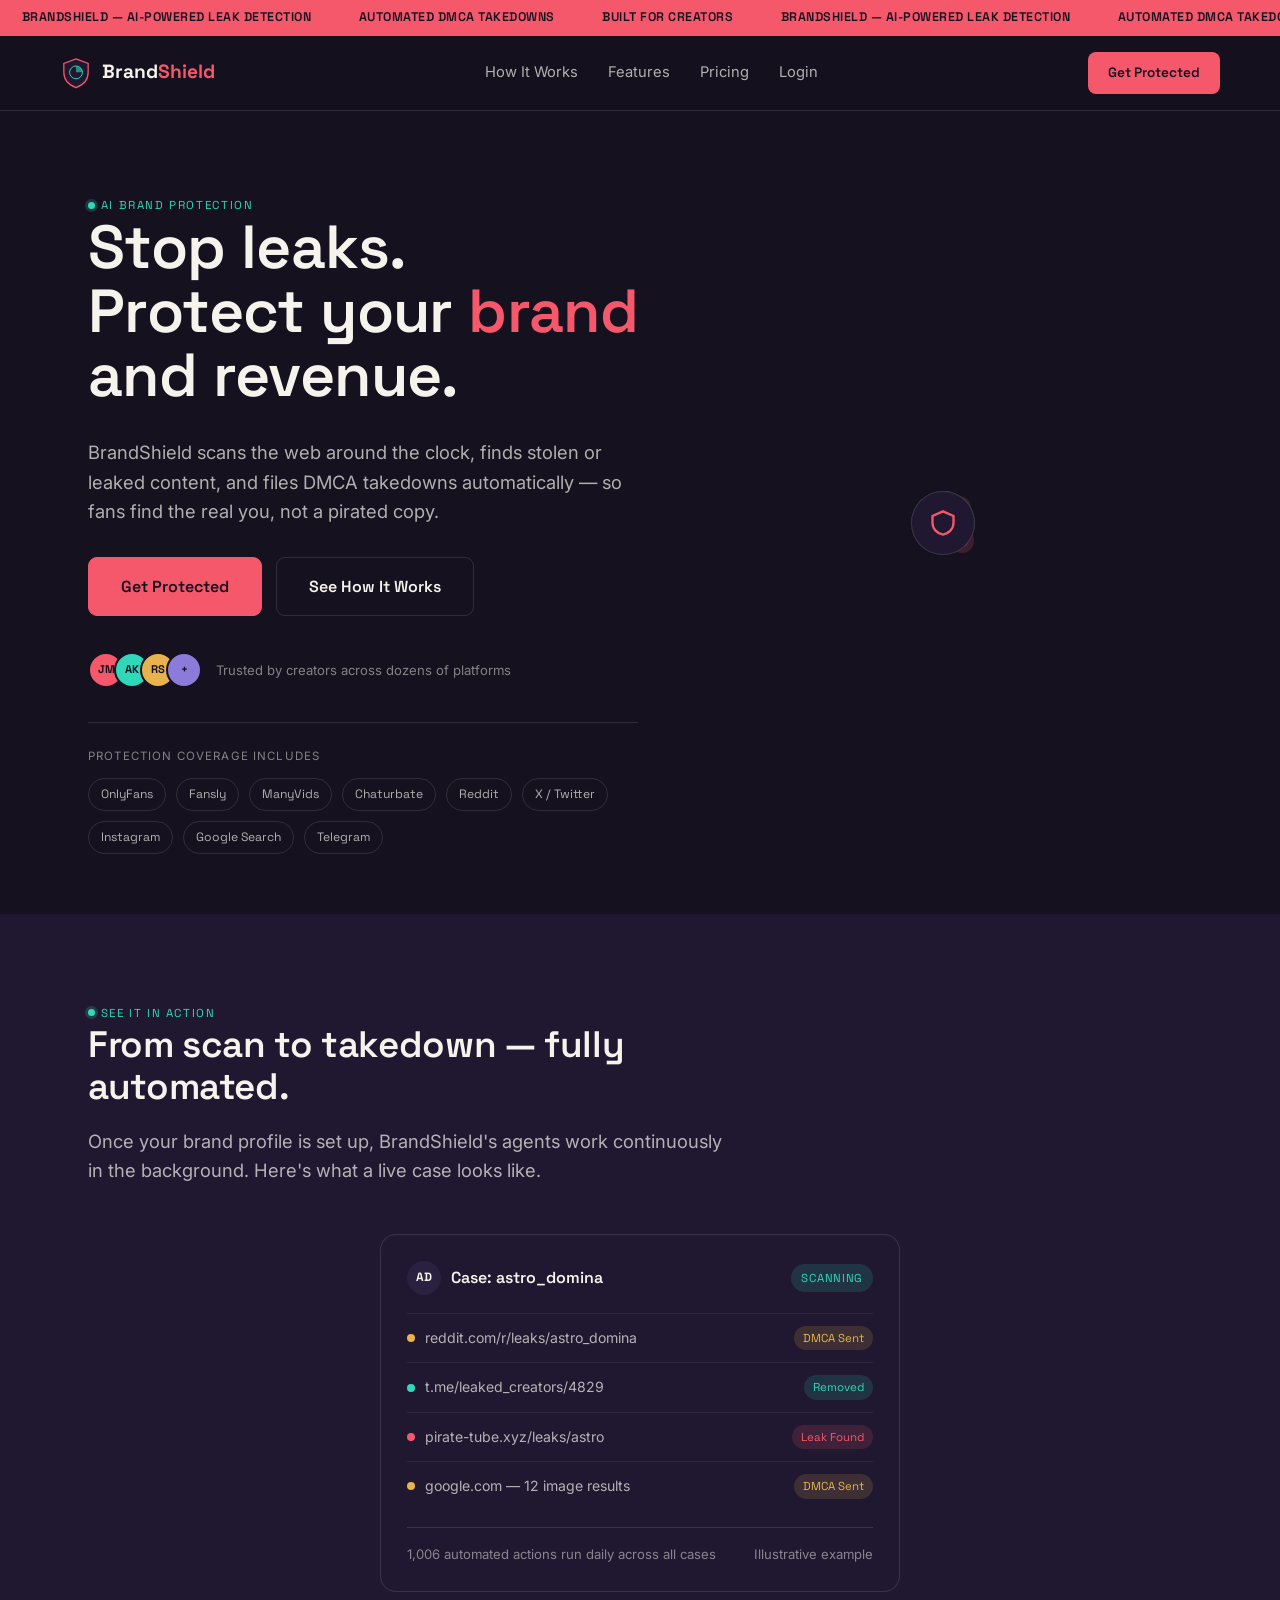
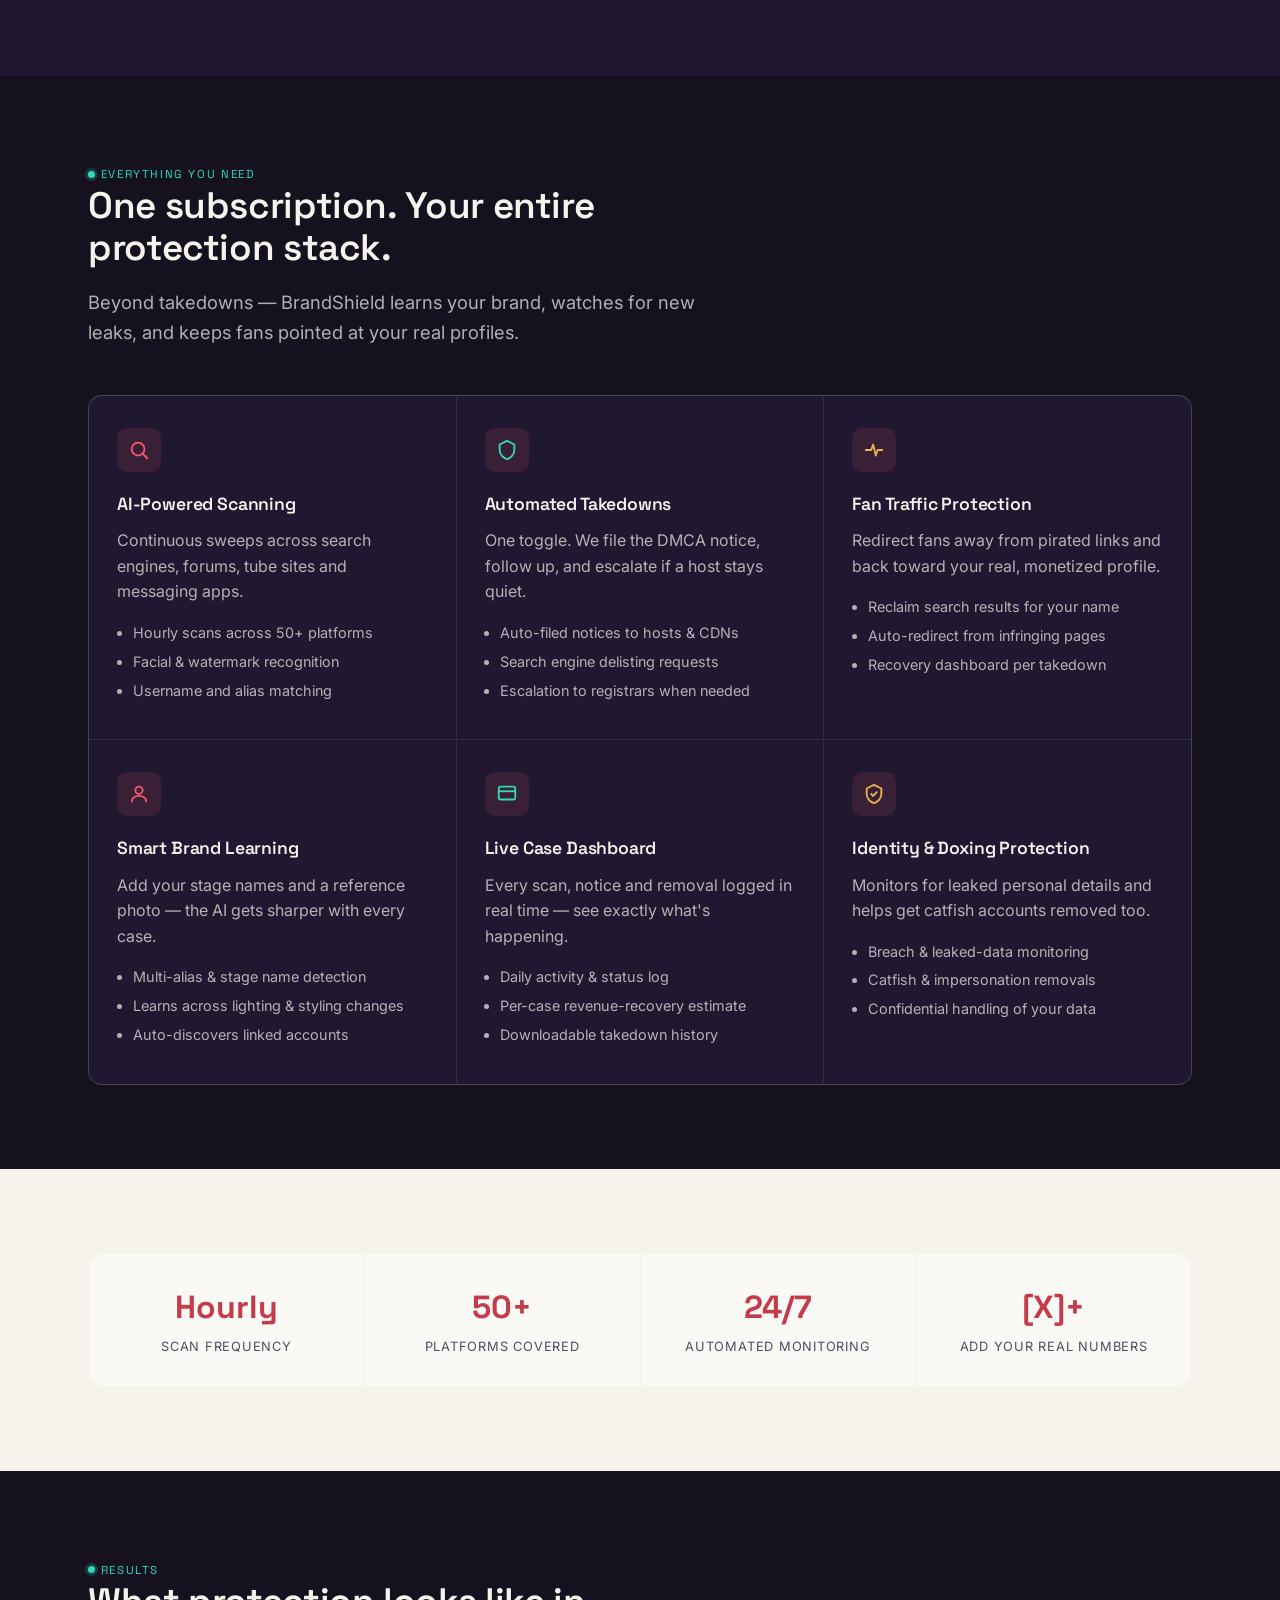
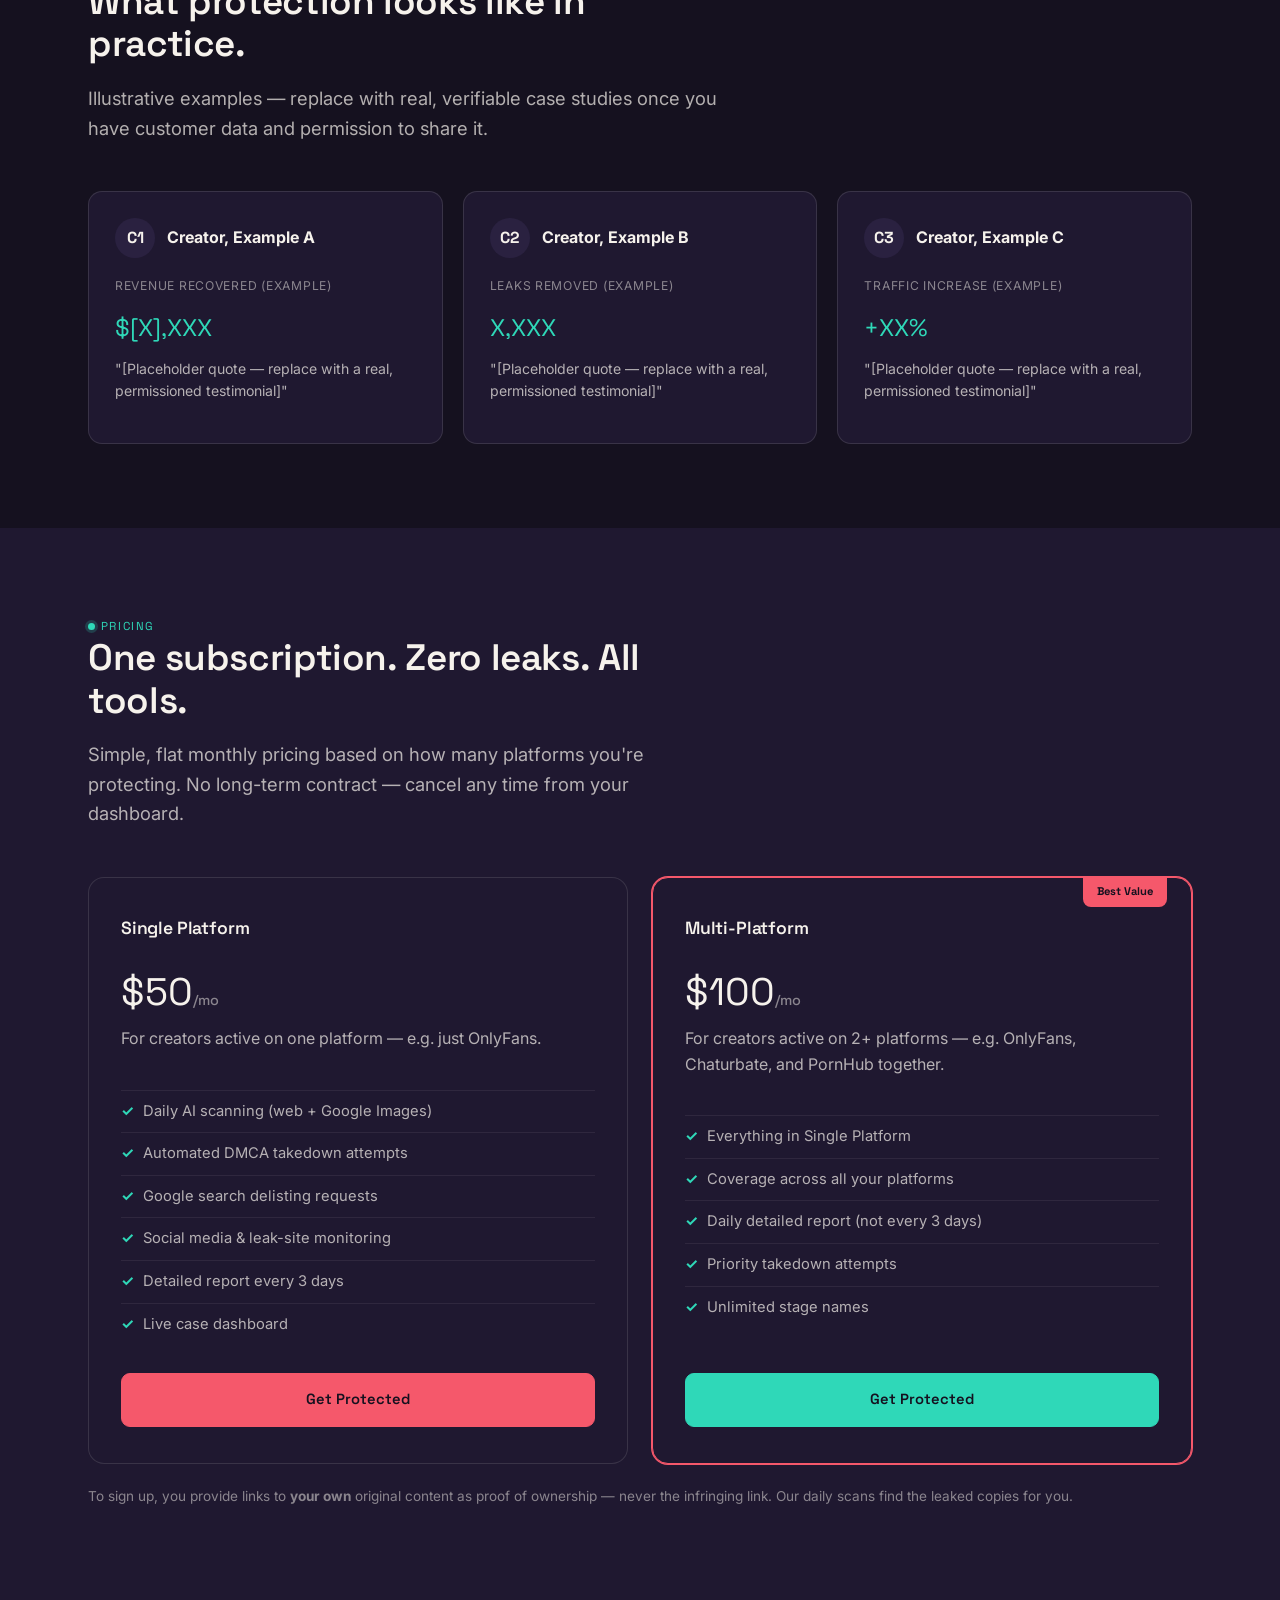
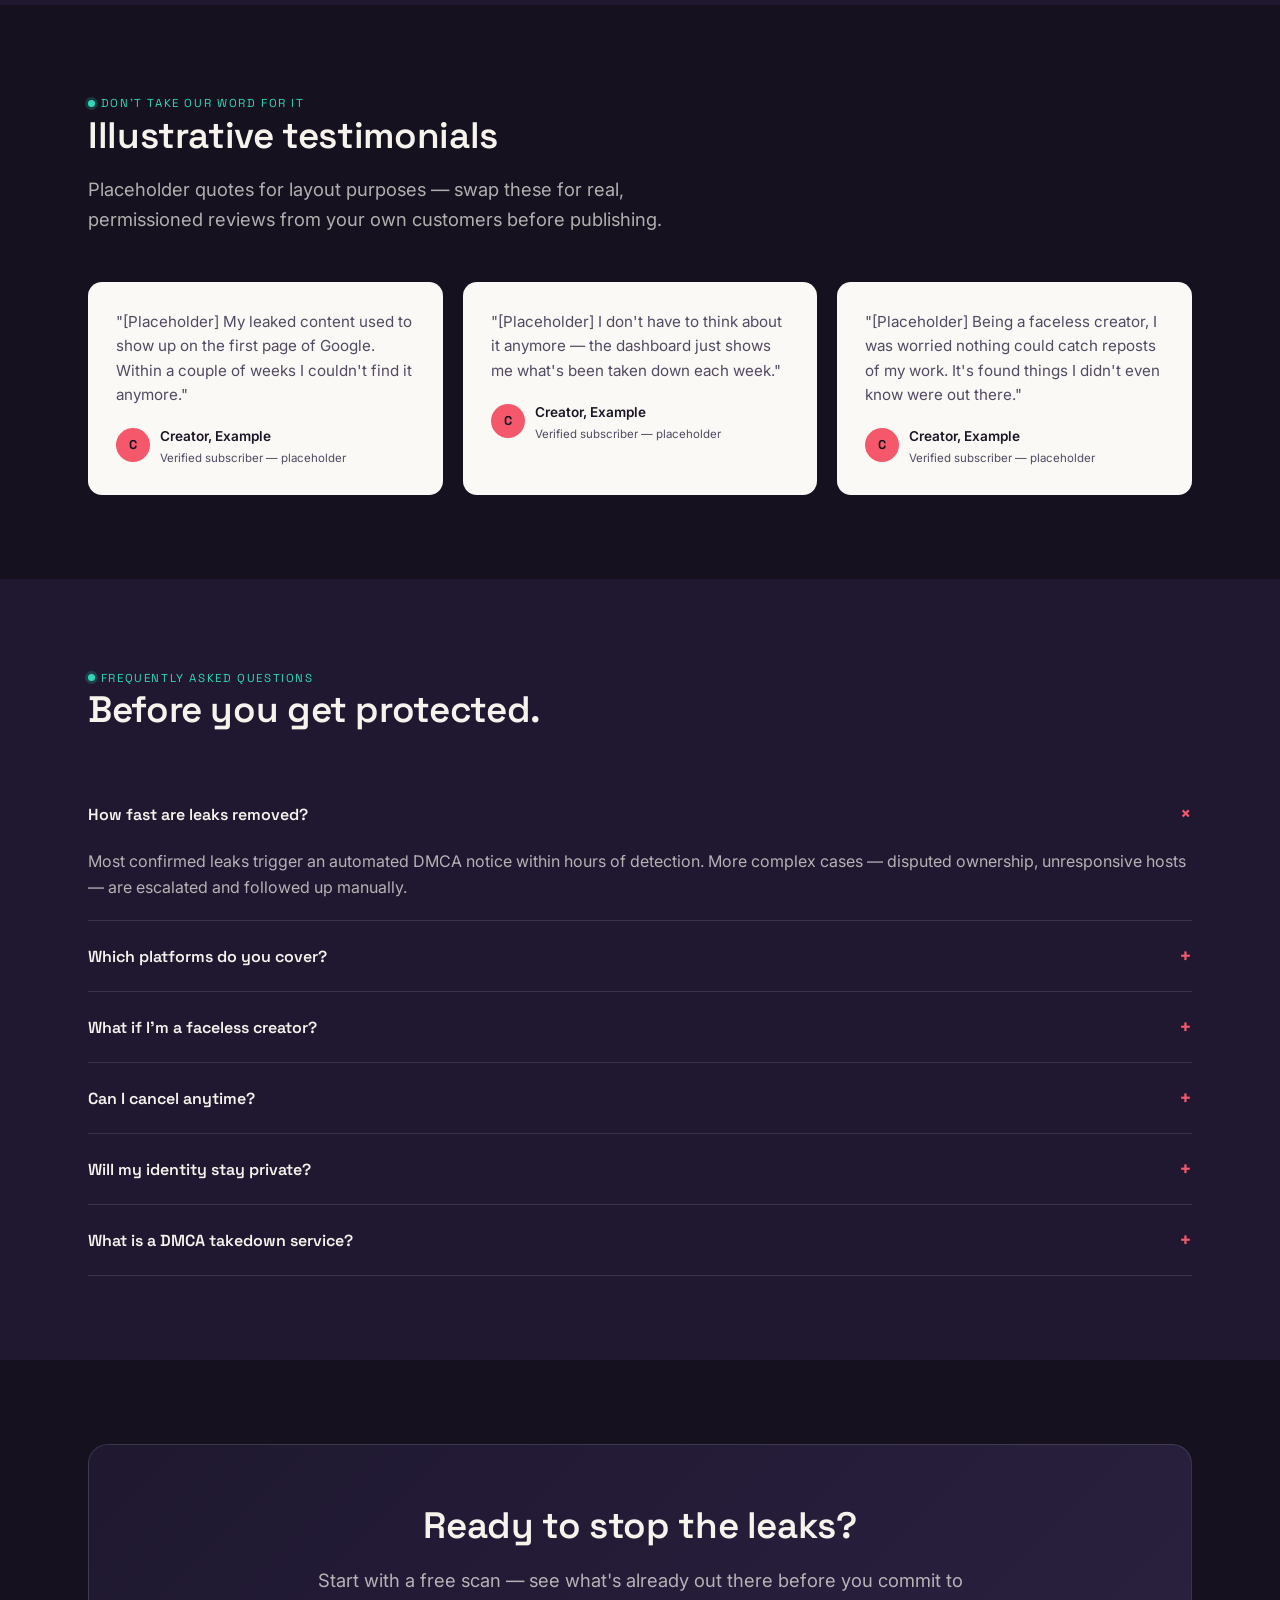
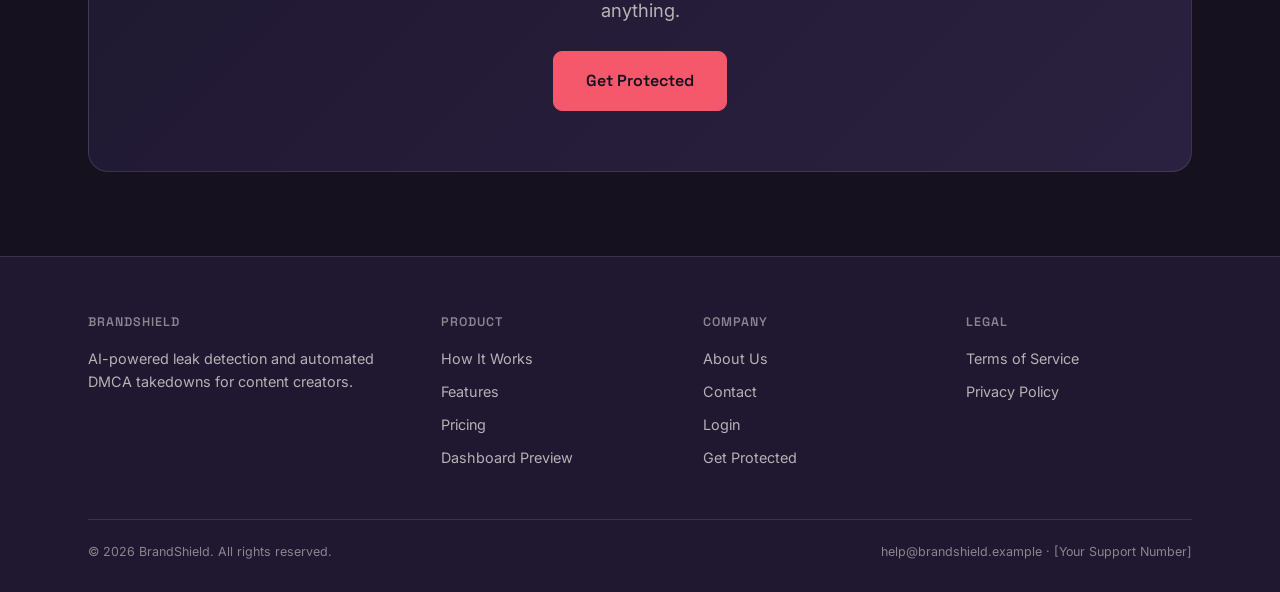
<file: index.html>
<!DOCTYPE html>
<html lang="en">
<head>
<meta charset="UTF-8">
<meta name="viewport" content="width=device-width, initial-scale=1.0">
<title>BrandShield — AI Leak Detection & DMCA Takedowns for Creators</title>
<meta name="description" content="BrandShield scans the web around the clock for stolen or leaked content, files DMCA takedowns automatically, and helps creators protect their brand and revenue.">
<link rel="preconnect" href="https://fonts.googleapis.com">
<link rel="preconnect" href="https://fonts.gstatic.com" crossorigin>
<link href="https://fonts.googleapis.com/css2?family=Space+Grotesk:wght@500;600;700&family=Inter:wght@400;500;600&display=swap" rel="stylesheet">
<link rel="stylesheet" href="style.css">
</head>
<body>

<div class="marquee">
  <div class="marquee-track">
    <span>BRANDSHIELD — AI-POWERED LEAK DETECTION</span>
    <span>AUTOMATED DMCA TAKEDOWNS</span>
    <span>BUILT FOR CREATORS</span>
    <span>BRANDSHIELD — AI-POWERED LEAK DETECTION</span>
    <span>AUTOMATED DMCA TAKEDOWNS</span>
    <span>BUILT FOR CREATORS</span>
  </div>
</div>

<header class="site-header">
  <div class="wrap nav">
    <a href="index.html" class="logo">
      <svg class="mark" viewBox="0 0 100 100" aria-hidden="true">
        <path d="M50 6 L88 20 V48 C88 72 72 88 50 96 C28 88 12 72 12 48 V20 Z" fill="#1F1830" stroke="#F5586B" stroke-width="4"/>
        <circle cx="50" cy="48" r="20" fill="none" stroke="#2FD8B8" stroke-width="3"/>
        <path d="M50 28 A20 20 0 0 1 70 48 L50 48 Z" fill="#2FD8B8" opacity="0.6"/>
      </svg>
      <span>Brand<em>Shield</em></span>
    </a>
    <button class="nav-toggle" aria-label="Toggle menu" aria-expanded="false">MENU</button>
    <nav class="nav-links">
      <a href="index.html#how-it-works">How It Works</a>
      <a href="index.html#features">Features</a>
      <a href="pricing.html">Pricing</a>
      <a href="login.html">Login</a>
    </nav>
    <a href="register.html" class="nav-cta">Get Protected</a>
  </div>
</header>

<section class="hero">
  <div class="wrap hero-grid">
    <div>
      <span class="eyebrow">AI Brand Protection</span>
      <h1>Stop leaks.<br>Protect your <span class="accent">brand</span> and revenue.</h1>
      <p class="lede">BrandShield scans the web around the clock, finds stolen or leaked content, and files DMCA takedowns automatically — so fans find the real you, not a pirated copy.</p>
      <div class="hero-actions">
        <a href="#pricing" class="btn btn-primary btn-lg">Get Protected</a>
        <a href="#how-it-works" class="btn btn-lg">See How It Works</a>
      </div>
      <div class="trust-row">
        <div class="avatar-stack">
          <span style="background:#F5586B;">JM</span>
          <span style="background:#2FD8B8;">AK</span>
          <span style="background:#E8B34C;">RS</span>
          <span style="background:#8C7BD9;">+</span>
        </div>
        <small>Trusted by creators across dozens of platforms</small>
      </div>
      <div class="platform-row">
        <span class="label">Protection coverage includes</span>
        <div class="chip-row">
          <span class="chip">OnlyFans</span>
          <span class="chip">Fansly</span>
          <span class="chip">ManyVids</span>
          <span class="chip">Chaturbate</span>
          <span class="chip">Reddit</span>
          <span class="chip">X / Twitter</span>
          <span class="chip">Instagram</span>
          <span class="chip">Google Search</span>
          <span class="chip">Telegram</span>
        </div>
      </div>
    </div>

    <div class="radar-wrap" aria-hidden="true">
      <div class="radar-ring r1"></div>
      <div class="radar-ring r2"></div>
      <div class="radar-ring r3"></div>
      <div class="radar-ring r4"></div>
      <div class="radar-sweep"></div>
      <div class="radar-ping p1"></div>
      <div class="radar-ping p2"></div>
      <div class="radar-ping p3"></div>
      <div class="radar-core">
        <svg width="28" height="28" viewBox="0 0 24 24" fill="none">
          <path d="M12 2 L21 6 V12 C21 17 17 21 12 22 C7 21 3 17 3 12 V6 Z" stroke="#F5586B" stroke-width="2"/>
        </svg>
      </div>
    </div>
  </div>
</section>

<section class="band-ink-2" id="how-it-works">
  <div class="wrap">
    <div class="section-head">
      <span class="eyebrow">See It In Action</span>
      <h2>From scan to takedown — fully automated.</h2>
      <p class="lede">Once your brand profile is set up, BrandShield's agents work continuously in the background. Here's what a live case looks like.</p>
    </div>

    <div class="demo-card">
      <div class="demo-head">
        <div class="who">
          <span class="demo-avatar">AD</span>
          <span>Case: astro_domina</span>
        </div>
        <span class="demo-status">Scanning</span>
      </div>

      <div class="demo-row" data-demo-row>
        <div class="site"><span class="dot found"></span> reddit.com/r/leaks/astro_domina</div>
        <span class="badge found">Leak Found</span>
      </div>
      <div class="demo-row" data-demo-row>
        <div class="site"><span class="dot sent"></span> t.me/leaked_creators/4829</div>
        <span class="badge sent">DMCA Sent</span>
      </div>
      <div class="demo-row" data-demo-row>
        <div class="site"><span class="dot removed"></span> pirate-tube.xyz/leaks/astro</div>
        <span class="badge removed">Removed</span>
      </div>
      <div class="demo-row" data-demo-row>
        <div class="site"><span class="dot found"></span> google.com — 12 image results</div>
        <span class="badge found">Leak Found</span>
      </div>

      <div class="demo-footer">
        <span>1,006 automated actions run daily across all cases</span>
        <span>Illustrative example</span>
      </div>
    </div>
  </div>
</section>

<section id="features">
  <div class="wrap">
    <div class="section-head">
      <span class="eyebrow">Everything You Need</span>
      <h2>One subscription. Your entire protection stack.</h2>
      <p class="lede">Beyond takedowns — BrandShield learns your brand, watches for new leaks, and keeps fans pointed at your real profiles.</p>
    </div>
    <div class="grid-5">
      <div class="feature-card">
        <div class="icon">
          <svg width="22" height="22" viewBox="0 0 24 24" fill="none"><circle cx="11" cy="11" r="7" stroke="#F5586B" stroke-width="2"/><path d="M21 21 L16 16" stroke="#F5586B" stroke-width="2" stroke-linecap="round"/></svg>
        </div>
        <h3>AI-Powered Scanning</h3>
        <p>Continuous sweeps across search engines, forums, tube sites and messaging apps.</p>
        <ul>
          <li>Hourly scans across 50+ platforms</li>
          <li>Facial &amp; watermark recognition</li>
          <li>Username and alias matching</li>
        </ul>
      </div>
      <div class="feature-card">
        <div class="icon">
          <svg width="22" height="22" viewBox="0 0 24 24" fill="none"><path d="M12 2 L20 6 V12 C20 17 16 21 12 22 C8 21 4 17 4 12 V6 Z" stroke="#2FD8B8" stroke-width="2"/></svg>
        </div>
        <h3>Automated Takedowns</h3>
        <p>One toggle. We file the DMCA notice, follow up, and escalate if a host stays quiet.</p>
        <ul>
          <li>Auto-filed notices to hosts &amp; CDNs</li>
          <li>Search engine delisting requests</li>
          <li>Escalation to registrars when needed</li>
        </ul>
      </div>
      <div class="feature-card">
        <div class="icon">
          <svg width="22" height="22" viewBox="0 0 24 24" fill="none"><path d="M3 12 L9 12 L11 6 L14 18 L16 12 L21 12" stroke="#E8B34C" stroke-width="2" stroke-linecap="round" stroke-linejoin="round"/></svg>
        </div>
        <h3>Fan Traffic Protection</h3>
        <p>Redirect fans away from pirated links and back toward your real, monetized profile.</p>
        <ul>
          <li>Reclaim search results for your name</li>
          <li>Auto-redirect from infringing pages</li>
          <li>Recovery dashboard per takedown</li>
        </ul>
      </div>
      <div class="feature-card">
        <div class="icon">
          <svg width="22" height="22" viewBox="0 0 24 24" fill="none"><circle cx="12" cy="8" r="4" stroke="#F5586B" stroke-width="2"/><path d="M4 21 C4 16 8 14 12 14 C16 14 20 16 20 21" stroke="#F5586B" stroke-width="2"/></svg>
        </div>
        <h3>Smart Brand Learning</h3>
        <p>Add your stage names and a reference photo — the AI gets sharper with every case.</p>
        <ul>
          <li>Multi-alias &amp; stage name detection</li>
          <li>Learns across lighting &amp; styling changes</li>
          <li>Auto-discovers linked accounts</li>
        </ul>
      </div>
      <div class="feature-card">
        <div class="icon">
          <svg width="22" height="22" viewBox="0 0 24 24" fill="none"><rect x="3" y="4" width="18" height="14" rx="2" stroke="#2FD8B8" stroke-width="2"/><path d="M3 9 H21" stroke="#2FD8B8" stroke-width="2"/></svg>
        </div>
        <h3>Live Case Dashboard</h3>
        <p>Every scan, notice and removal logged in real time — see exactly what's happening.</p>
        <ul>
          <li>Daily activity &amp; status log</li>
          <li>Per-case revenue-recovery estimate</li>
          <li>Downloadable takedown history</li>
        </ul>
      </div>
      <div class="feature-card">
        <div class="icon">
          <svg width="22" height="22" viewBox="0 0 24 24" fill="none"><path d="M12 2 L20 6 V12 C20 17 16 21 12 22 C8 21 4 17 4 12 V6 Z" stroke="#E8B34C" stroke-width="2"/><path d="M9 12 L11 14 L15 10" stroke="#E8B34C" stroke-width="2" stroke-linecap="round"/></svg>
        </div>
        <h3>Identity &amp; Doxing Protection</h3>
        <p>Monitors for leaked personal details and helps get catfish accounts removed too.</p>
        <ul>
          <li>Breach &amp; leaked-data monitoring</li>
          <li>Catfish &amp; impersonation removals</li>
          <li>Confidential handling of your data</li>
        </ul>
      </div>
    </div>
  </div>
</section>

<section class="band-paper">
  <div class="wrap">
    <div class="stats-grid">
      <div class="stat-card" style="background:var(--paper-2); border-color:var(--line-dark);">
        <b style="color:var(--coral-dark);">Hourly</b>
        <span style="color:var(--text-ink-2);">Scan Frequency</span>
      </div>
      <div class="stat-card" style="background:var(--paper-2); border-color:var(--line-dark);">
        <b style="color:var(--coral-dark);">50+</b>
        <span style="color:var(--text-ink-2);">Platforms Covered</span>
      </div>
      <div class="stat-card" style="background:var(--paper-2); border-color:var(--line-dark);">
        <b style="color:var(--coral-dark);">24/7</b>
        <span style="color:var(--text-ink-2);">Automated Monitoring</span>
      </div>
      <div class="stat-card" style="background:var(--paper-2); border-color:var(--line-dark);">
        <b style="color:var(--coral-dark);">[X]+</b>
        <span style="color:var(--text-ink-2);">Add Your Real Numbers</span>
      </div>
    </div>
  </div>
</section>

<section>
  <div class="wrap">
    <div class="section-head">
      <span class="eyebrow">Results</span>
      <h2>What protection looks like in practice.</h2>
      <p class="lede">Illustrative examples — replace with real, verifiable case studies once you have customer data and permission to share it.</p>
    </div>
    <div class="case-grid">
      <div class="case-card">
        <div class="who">
          <span class="avatar">C1</span>
          <div><strong>Creator, Example A</strong></div>
        </div>
        <span class="metric-label">Revenue Recovered (example)</span>
        <div class="metric">$[X],XXX</div>
        <p style="margin-top:10px; font-size:.88rem;">"[Placeholder quote — replace with a real, permissioned testimonial]"</p>
      </div>
      <div class="case-card">
        <div class="who">
          <span class="avatar">C2</span>
          <div><strong>Creator, Example B</strong></div>
        </div>
        <span class="metric-label">Leaks Removed (example)</span>
        <div class="metric">X,XXX</div>
        <p style="margin-top:10px; font-size:.88rem;">"[Placeholder quote — replace with a real, permissioned testimonial]"</p>
      </div>
      <div class="case-card">
        <div class="who">
          <span class="avatar">C3</span>
          <div><strong>Creator, Example C</strong></div>
        </div>
        <span class="metric-label">Traffic Increase (example)</span>
        <div class="metric">+XX%</div>
        <p style="margin-top:10px; font-size:.88rem;">"[Placeholder quote — replace with a real, permissioned testimonial]"</p>
      </div>
    </div>
  </div>
</section>

<section class="band-ink-2" id="pricing">
  <div class="wrap">
    <div class="section-head">
      <span class="eyebrow">Pricing</span>
      <h2>One subscription. Zero leaks. All tools.</h2>
      <p class="lede">Simple, flat monthly pricing based on how many platforms you're protecting. No long-term contract — cancel any time from your dashboard.</p>
    </div>
    <div class="pricing-grid">
      <div class="plan">
        <h3>Single Platform</h3>
        <div class="price">$50<small>/mo</small></div>
        <p>For creators active on one platform — e.g. just OnlyFans.</p>
        <ul>
          <li>Daily AI scanning (web + Google Images)</li>
          <li>Automated DMCA takedown attempts</li>
          <li>Google search delisting requests</li>
          <li>Social media &amp; leak-site monitoring</li>
          <li>Detailed report every 3 days</li>
          <li>Live case dashboard</li>
        </ul>
        <a href="register.html?plan=single" class="btn btn-primary btn-block">Get Protected</a>
      </div>
      <div class="plan featured">
        <span class="ribbon">Best Value</span>
        <h3>Multi-Platform</h3>
        <div class="price">$100<small>/mo</small></div>
        <p>For creators active on 2+ platforms — e.g. OnlyFans, Chaturbate, and PornHub together.</p>
        <ul>
          <li>Everything in Single Platform</li>
          <li>Coverage across all your platforms</li>
          <li>Daily detailed report (not every 3 days)</li>
          <li>Priority takedown attempts</li>
          <li>Unlimited stage names</li>
        </ul>
        <a href="register.html?plan=multi" class="btn btn-teal btn-block">Get Protected</a>
      </div>
    </div>
    <p style="margin-top:22px; font-size:.85rem; color:var(--text-low);">To sign up, you provide links to <strong>your own</strong> original content as proof of ownership — never the infringing link. Our daily scans find the leaked copies for you.</p>
  </div>
</section>

<section>
  <div class="wrap">
    <div class="section-head">
      <span class="eyebrow">Don't Take Our Word For It</span>
      <h2>Illustrative testimonials</h2>
      <p class="lede">Placeholder quotes for layout purposes — swap these for real, permissioned reviews from your own customers before publishing.</p>
    </div>
    <div class="testi-grid">
      <div class="testi-card">
        <p>"[Placeholder] My leaked content used to show up on the first page of Google. Within a couple of weeks I couldn't find it anymore."</p>
        <div class="testi-who">
          <span class="avatar">C</span>
          <div><span>Creator, Example</span><small>Verified subscriber — placeholder</small></div>
        </div>
      </div>
      <div class="testi-card">
        <p>"[Placeholder] I don't have to think about it anymore — the dashboard just shows me what's been taken down each week."</p>
        <div class="testi-who">
          <span class="avatar">C</span>
          <div><span>Creator, Example</span><small>Verified subscriber — placeholder</small></div>
        </div>
      </div>
      <div class="testi-card">
        <p>"[Placeholder] Being a faceless creator, I was worried nothing could catch reposts of my work. It's found things I didn't even know were out there."</p>
        <div class="testi-who">
          <span class="avatar">C</span>
          <div><span>Creator, Example</span><small>Verified subscriber — placeholder</small></div>
        </div>
      </div>
    </div>
  </div>
</section>

<section class="band-ink-2">
  <div class="wrap">
    <div class="section-head">
      <span class="eyebrow">Frequently Asked Questions</span>
      <h2>Before you get protected.</h2>
    </div>
    <div class="faq-list">
      <div class="faq-item open">
        <button class="faq-q">How fast are leaks removed?<span class="plus">+</span></button>
        <div class="faq-a"><p>Most confirmed leaks trigger an automated DMCA notice within hours of detection. More complex cases — disputed ownership, unresponsive hosts — are escalated and followed up manually.</p></div>
      </div>
      <div class="faq-item">
        <button class="faq-q">Which platforms do you cover?<span class="plus">+</span></button>
        <div class="faq-a"><p>Scanning covers major creator platforms, social media, search engines, forums and messaging apps, regardless of where your original content is hosted.</p></div>
      </div>
      <div class="faq-item">
        <button class="faq-q">What if I'm a faceless creator?<span class="plus">+</span></button>
        <div class="faq-a"><p>Facial recognition is only one detection method. Watermark matching, username tracking and content fingerprinting all work independently of whether your face appears in the content.</p></div>
      </div>
      <div class="faq-item">
        <button class="faq-q">Can I cancel anytime?<span class="plus">+</span></button>
        <div class="faq-a"><p>Yes. There's no long-term contract — cancel from your dashboard whenever you like.</p></div>
      </div>
      <div class="faq-item">
        <button class="faq-q">Will my identity stay private?<span class="plus">+</span></button>
        <div class="faq-a"><p>Your personal information is never included in the public-facing DMCA notice, and account data is kept confidential and encrypted.</p></div>
      </div>
      <div class="faq-item">
        <button class="faq-q">What is a DMCA takedown service?<span class="plus">+</span></button>
        <div class="faq-a"><p>It's a service that files copyright removal requests on your behalf under the Digital Millennium Copyright Act, so you don't have to track down and report every instance of stolen content yourself.</p></div>
      </div>
    </div>
  </div>
</section>

<section>
  <div class="wrap">
    <div class="cta-band">
      <h2>Ready to stop the leaks?</h2>
      <p class="lede" style="margin:0 auto 26px;">Start with a free scan — see what's already out there before you commit to anything.</p>
      <a href="#pricing" class="btn btn-primary btn-lg">Get Protected</a>
    </div>
  </div>
</section>

<footer class="site-footer">
  <div class="wrap">
    <div class="footer-grid">
      <div>
        <h4>BrandShield</h4>
        <p style="max-width:32ch; color:var(--text-mid);">AI-powered leak detection and automated DMCA takedowns for content creators.</p>
      </div>
      <div>
        <h4>Product</h4>
        <ul>
          <li><a href="index.html#how-it-works">How It Works</a></li>
          <li><a href="index.html#features">Features</a></li>
          <li><a href="pricing.html">Pricing</a></li>
          <li><a href="dashboard.html">Dashboard Preview</a></li>
        </ul>
      </div>
      <div>
        <h4>Company</h4>
        <ul>
          <li><a href="about.html">About Us</a></li>
          <li><a href="contact.html">Contact</a></li>
          <li><a href="login.html">Login</a></li>
          <li><a href="register.html">Get Protected</a></li>
        </ul>
      </div>
      <div>
        <h4>Legal</h4>
        <ul>
          <li><a href="terms.html">Terms of Service</a></li>
          <li><a href="privacy.html">Privacy Policy</a></li>
        </ul>
      </div>
    </div>
    <div class="footer-bottom">
      <span>© 2026 BrandShield. All rights reserved.</span>
      <span>help@brandshield.example · [Your Support Number]</span>
    </div>
  </div>
</footer>

<script src="script.js"></script>
</body>
</html>
</file>
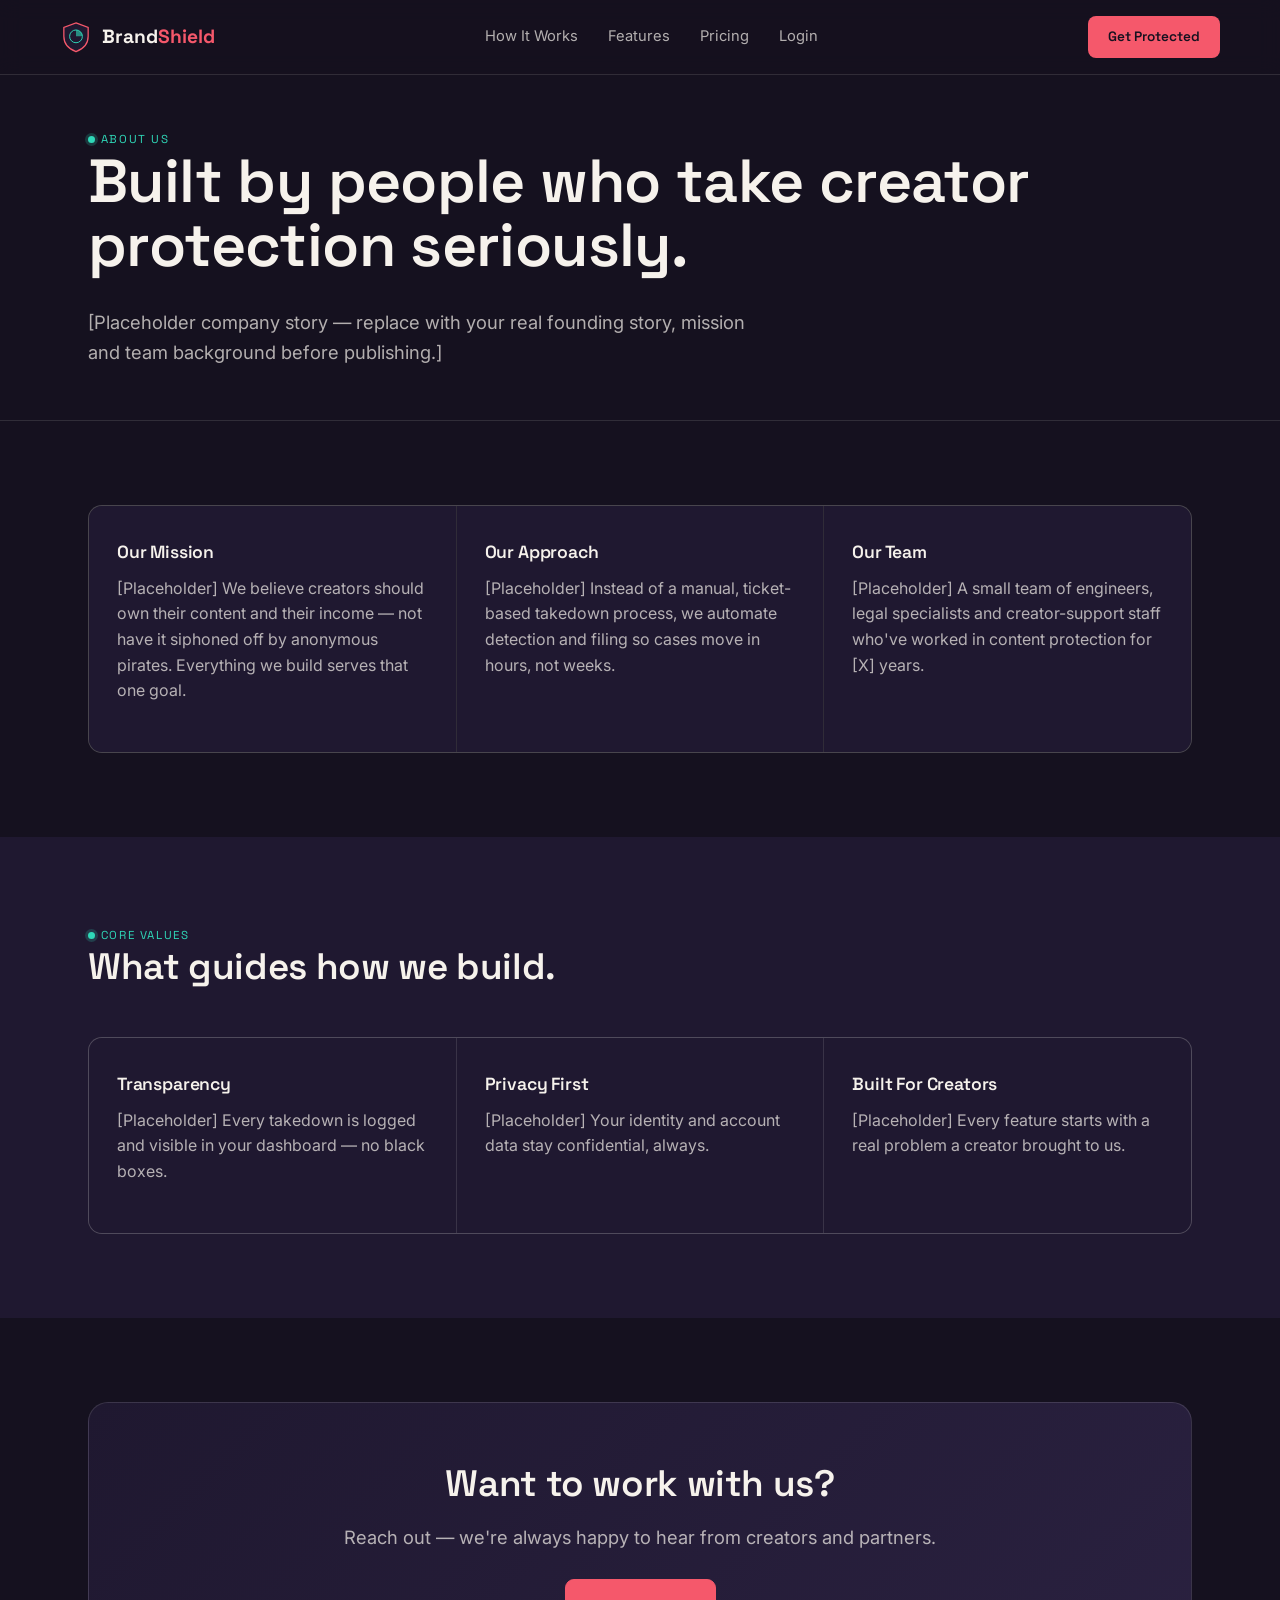
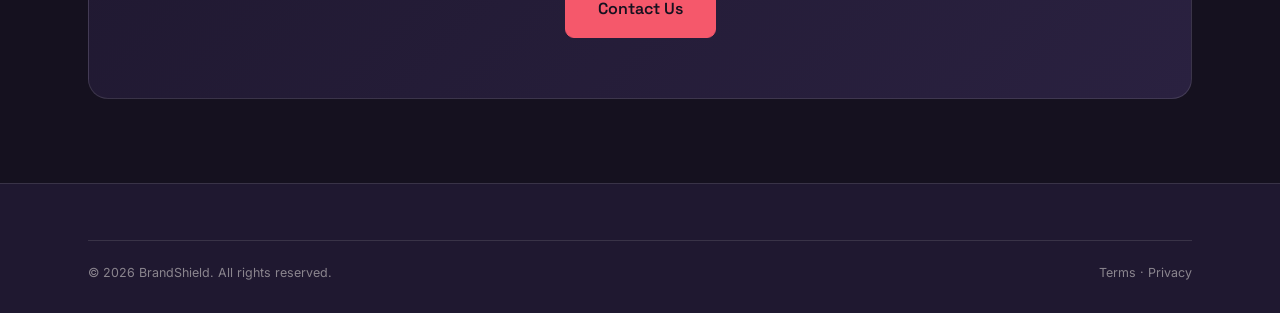
<file: about.html>
<!DOCTYPE html>
<html lang="en">
<head>
<meta charset="UTF-8">
<meta name="viewport" content="width=device-width, initial-scale=1.0">
<title>About Us — BrandShield</title>
<meta name="description" content="BrandShield builds AI-powered brand protection tools for content creators.">
<link rel="preconnect" href="https://fonts.googleapis.com">
<link rel="preconnect" href="https://fonts.gstatic.com" crossorigin>
<link href="https://fonts.googleapis.com/css2?family=Space+Grotesk:wght@500;600;700&family=Inter:wght@400;500;600&display=swap" rel="stylesheet">
<link rel="stylesheet" href="style.css">
</head>
<body>

<header class="site-header">
  <div class="wrap nav">
    <a href="index.html" class="logo">
      <svg class="mark" viewBox="0 0 100 100" aria-hidden="true">
        <path d="M50 6 L88 20 V48 C88 72 72 88 50 96 C28 88 12 72 12 48 V20 Z" fill="#1F1830" stroke="#F5586B" stroke-width="4"/>
        <circle cx="50" cy="48" r="20" fill="none" stroke="#2FD8B8" stroke-width="3"/>
        <path d="M50 28 A20 20 0 0 1 70 48 L50 48 Z" fill="#2FD8B8" opacity="0.6"/>
      </svg>
      <span>Brand<em>Shield</em></span>
    </a>
    <button class="nav-toggle" aria-label="Toggle menu" aria-expanded="false">MENU</button>
    <nav class="nav-links">
      <a href="index.html#how-it-works">How It Works</a>
      <a href="index.html#features">Features</a>
      <a href="pricing.html">Pricing</a>
      <a href="login.html">Login</a>
    </nav>
    <a href="register.html" class="nav-cta">Get Protected</a>
  </div>
</header>

<section class="page-header">
  <div class="wrap">
    <span class="eyebrow">About Us</span>
    <h1>Built by people who take creator protection seriously.</h1>
    <p class="lede">[Placeholder company story — replace with your real founding story, mission and team background before publishing.]</p>
  </div>
</section>

<section>
  <div class="wrap">
    <div class="grid-5" style="grid-template-columns:repeat(3,1fr);">
      <div class="feature-card">
        <h3>Our Mission</h3>
        <p>[Placeholder] We believe creators should own their content and their income — not have it siphoned off by anonymous pirates. Everything we build serves that one goal.</p>
      </div>
      <div class="feature-card">
        <h3>Our Approach</h3>
        <p>[Placeholder] Instead of a manual, ticket-based takedown process, we automate detection and filing so cases move in hours, not weeks.</p>
      </div>
      <div class="feature-card">
        <h3>Our Team</h3>
        <p>[Placeholder] A small team of engineers, legal specialists and creator-support staff who've worked in content protection for [X] years.</p>
      </div>
    </div>
  </div>
</section>

<section class="band-ink-2">
  <div class="wrap">
    <div class="section-head">
      <span class="eyebrow">Core Values</span>
      <h2>What guides how we build.</h2>
    </div>
    <div class="grid-5" style="grid-template-columns:repeat(3,1fr);">
      <div class="feature-card">
        <h3>Transparency</h3>
        <p>[Placeholder] Every takedown is logged and visible in your dashboard — no black boxes.</p>
      </div>
      <div class="feature-card">
        <h3>Privacy First</h3>
        <p>[Placeholder] Your identity and account data stay confidential, always.</p>
      </div>
      <div class="feature-card">
        <h3>Built For Creators</h3>
        <p>[Placeholder] Every feature starts with a real problem a creator brought to us.</p>
      </div>
    </div>
  </div>
</section>

<section>
  <div class="wrap">
    <div class="cta-band">
      <h2>Want to work with us?</h2>
      <p class="lede" style="margin:0 auto 26px;">Reach out — we're always happy to hear from creators and partners.</p>
      <a href="contact.html" class="btn btn-primary btn-lg">Contact Us</a>
    </div>
  </div>
</section>

<footer class="site-footer">
  <div class="wrap">
    <div class="footer-bottom">
      <span>© 2026 BrandShield. All rights reserved.</span>
      <span><a href="terms.html" style="color:inherit;">Terms</a> · <a href="privacy.html" style="color:inherit;">Privacy</a></span>
    </div>
  </div>
</footer>

<script src="script.js"></script>
</body>
</html>
</file>
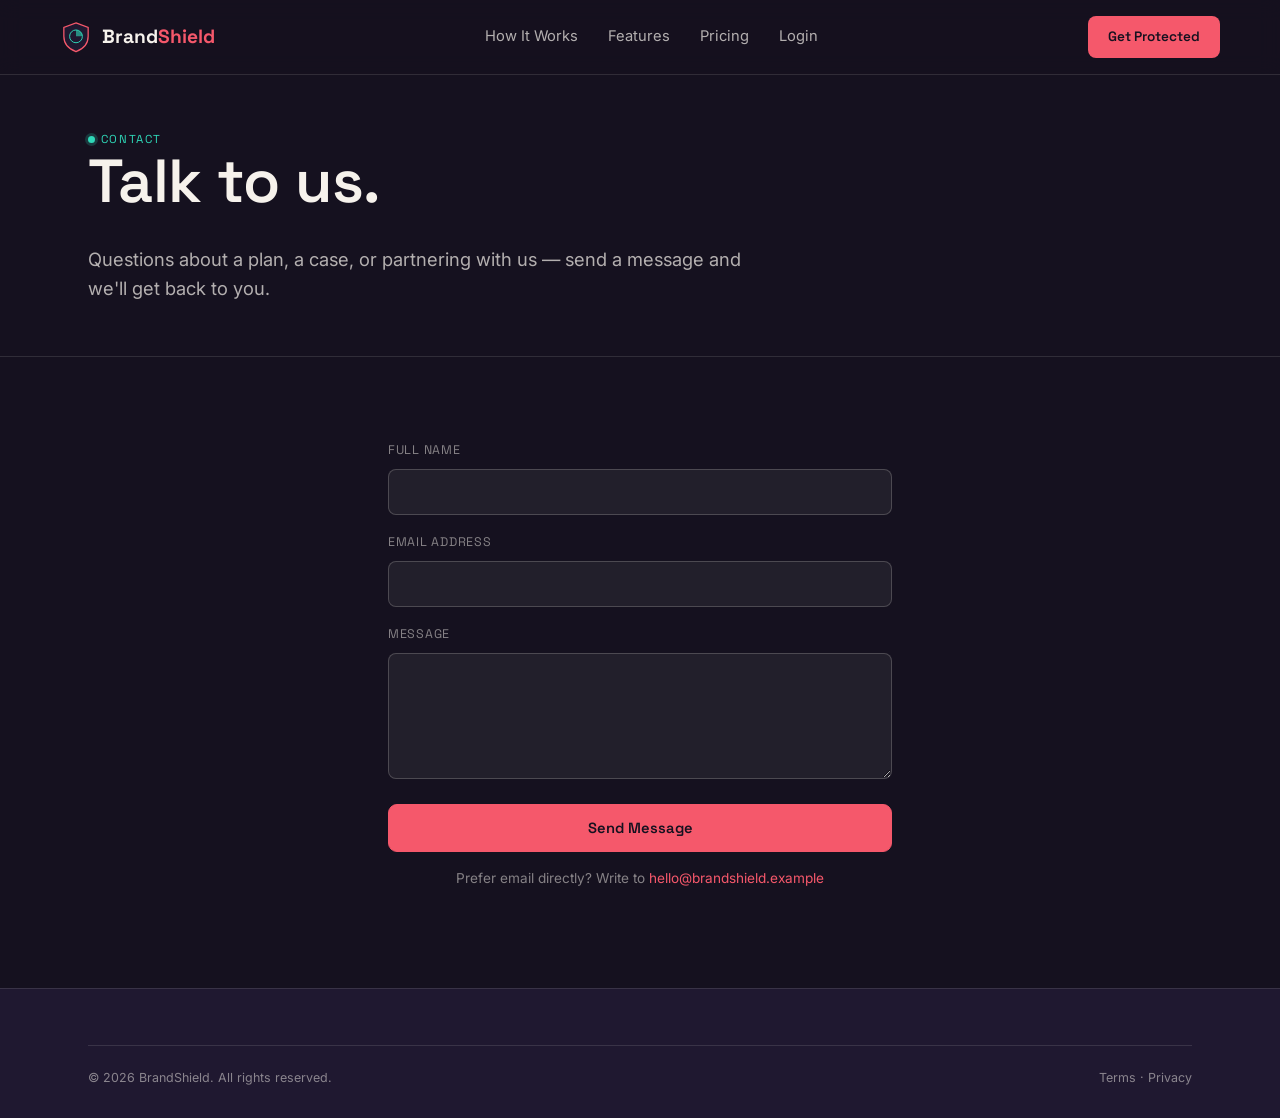
<file: contact.html>
<!DOCTYPE html>
<html lang="en">
<head>
<meta charset="UTF-8">
<meta name="viewport" content="width=device-width, initial-scale=1.0">
<title>Contact — BrandShield</title>
<meta name="description" content="Get in touch with the BrandShield team.">
<link rel="preconnect" href="https://fonts.googleapis.com">
<link rel="preconnect" href="https://fonts.gstatic.com" crossorigin>
<link href="https://fonts.googleapis.com/css2?family=Space+Grotesk:wght@500;600;700&family=Inter:wght@400;500;600&display=swap" rel="stylesheet">
<link rel="stylesheet" href="style.css">
</head>
<body>

<header class="site-header">
  <div class="wrap nav">
    <a href="index.html" class="logo">
      <svg class="mark" viewBox="0 0 100 100" aria-hidden="true">
        <path d="M50 6 L88 20 V48 C88 72 72 88 50 96 C28 88 12 72 12 48 V20 Z" fill="#1F1830" stroke="#F5586B" stroke-width="4"/>
        <circle cx="50" cy="48" r="20" fill="none" stroke="#2FD8B8" stroke-width="3"/>
        <path d="M50 28 A20 20 0 0 1 70 48 L50 48 Z" fill="#2FD8B8" opacity="0.6"/>
      </svg>
      <span>Brand<em>Shield</em></span>
    </a>
    <button class="nav-toggle" aria-label="Toggle menu" aria-expanded="false">MENU</button>
    <nav class="nav-links">
      <a href="index.html#how-it-works">How It Works</a>
      <a href="index.html#features">Features</a>
      <a href="pricing.html">Pricing</a>
      <a href="login.html">Login</a>
    </nav>
    <a href="register.html" class="nav-cta">Get Protected</a>
  </div>
</header>

<section class="page-header">
  <div class="wrap">
    <span class="eyebrow">Contact</span>
    <h1>Talk to us.</h1>
    <p class="lede">Questions about a plan, a case, or partnering with us — send a message and we'll get back to you.</p>
  </div>
</section>

<section>
  <div class="wrap" style="max-width:560px;">
    <form id="contact-form">
      <div class="field">
        <label for="c-name">Full name</label>
        <input type="text" id="c-name" required>
      </div>
      <div class="field">
        <label for="c-email">Email address</label>
        <input type="email" id="c-email" required>
      </div>
      <div class="field">
        <label for="c-message">Message</label>
        <textarea id="c-message" rows="5" required></textarea>
      </div>
      <button type="submit" class="btn btn-primary btn-block">Send Message</button>
    </form>
    <p style="font-size:.85rem; color:var(--text-low); margin-top:16px; text-align:center;">
      Prefer email directly? Write to <a href="mailto:hello@brandshield.example" style="color:var(--coral);">hello@brandshield.example</a>
    </p>
  </div>
</section>

<footer class="site-footer">
  <div class="wrap">
    <div class="footer-bottom">
      <span>© 2026 BrandShield. All rights reserved.</span>
      <span><a href="terms.html" style="color:inherit;">Terms</a> · <a href="privacy.html" style="color:inherit;">Privacy</a></span>
    </div>
  </div>
</footer>

<script src="script.js"></script>
<script>
  document.getElementById('contact-form').addEventListener('submit', function(e){
    e.preventDefault();
    const name = document.getElementById('c-name').value.trim();
    const email = document.getElementById('c-email').value.trim();
    const message = document.getElementById('c-message').value.trim();
    const subject = encodeURIComponent('New contact form message — ' + name);
    const body = encodeURIComponent('Name: ' + name + '\nEmail: ' + email + '\n\nMessage:\n' + message);
    window.location.href = 'mailto:hello@brandshield.example?subject=' + subject + '&body=' + body;
  });
</script>
</body>
</html>
</file>
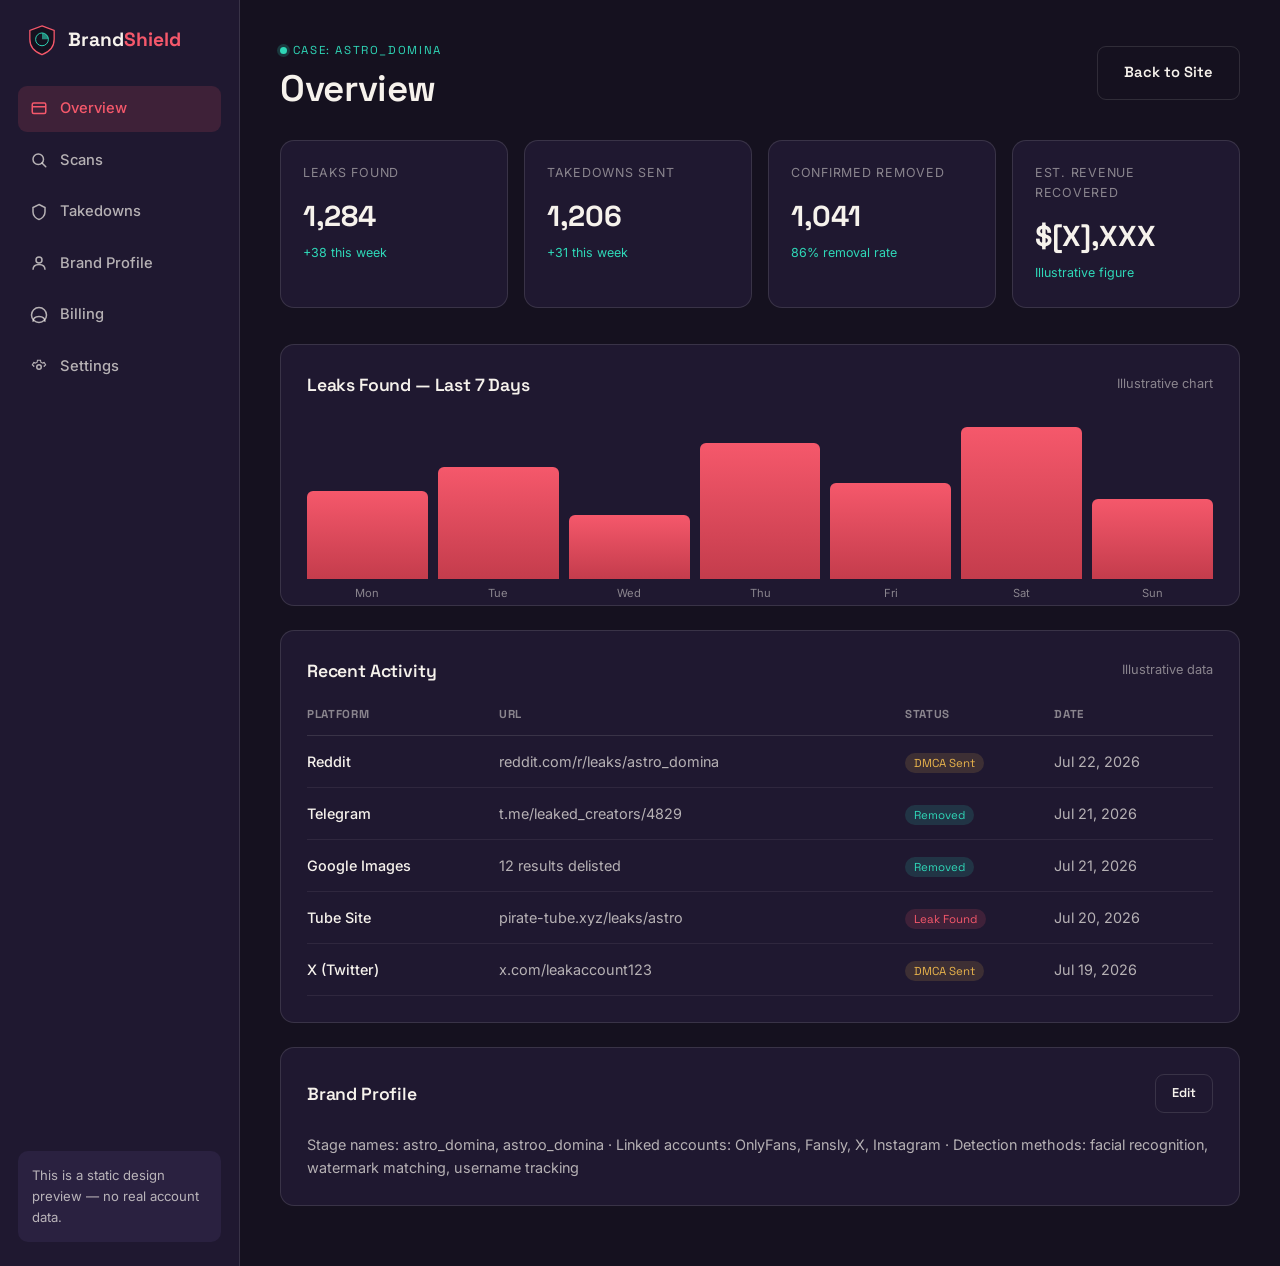
<file: dashboard.html>
<!DOCTYPE html>
<html lang="en">
<head>
<meta charset="UTF-8">
<meta name="viewport" content="width=device-width, initial-scale=1.0">
<title>Dashboard Preview — BrandShield</title>
<meta name="description" content="Preview of the BrandShield case dashboard — scans, takedowns and recovered revenue at a glance.">
<link rel="preconnect" href="https://fonts.googleapis.com">
<link rel="preconnect" href="https://fonts.gstatic.com" crossorigin>
<link href="https://fonts.googleapis.com/css2?family=Space+Grotesk:wght@500;600;700&family=Inter:wght@400;500;600&display=swap" rel="stylesheet">
<link rel="stylesheet" href="style.css">
</head>
<body>

<div class="dash-shell">
  <aside class="dash-sidebar">
    <a href="index.html" class="logo">
      <svg class="mark" viewBox="0 0 100 100" aria-hidden="true">
        <path d="M50 6 L88 20 V48 C88 72 72 88 50 96 C28 88 12 72 12 48 V20 Z" fill="#15111F" stroke="#F5586B" stroke-width="4"/>
        <circle cx="50" cy="48" r="20" fill="none" stroke="#2FD8B8" stroke-width="3"/>
        <path d="M50 28 A20 20 0 0 1 70 48 L50 48 Z" fill="#2FD8B8" opacity="0.6"/>
      </svg>
      <span>Brand<em>Shield</em></span>
    </a>
    <a href="#" class="dash-link active">
      <svg width="18" height="18" viewBox="0 0 24 24" fill="none"><rect x="3" y="4" width="18" height="14" rx="2" stroke="currentColor" stroke-width="2"/><path d="M3 9 H21" stroke="currentColor" stroke-width="2"/></svg>
      Overview
    </a>
    <a href="#" class="dash-link">
      <svg width="18" height="18" viewBox="0 0 24 24" fill="none"><circle cx="11" cy="11" r="7" stroke="currentColor" stroke-width="2"/><path d="M21 21 L16 16" stroke="currentColor" stroke-width="2" stroke-linecap="round"/></svg>
      Scans
    </a>
    <a href="#" class="dash-link">
      <svg width="18" height="18" viewBox="0 0 24 24" fill="none"><path d="M12 2 L20 6 V12 C20 17 16 21 12 22 C8 21 4 17 4 12 V6 Z" stroke="currentColor" stroke-width="2"/></svg>
      Takedowns
    </a>
    <a href="#" class="dash-link">
      <svg width="18" height="18" viewBox="0 0 24 24" fill="none"><circle cx="12" cy="8" r="4" stroke="currentColor" stroke-width="2"/><path d="M4 21 C4 16 8 14 12 14 C16 14 20 16 20 21" stroke="currentColor" stroke-width="2"/></svg>
      Brand Profile
    </a>
    <a href="#" class="dash-link">
      <svg width="18" height="18" viewBox="0 0 24 24" fill="none"><path d="M4 21 C4 16 8 14 12 14 C16 14 20 16 20 21" stroke="currentColor" stroke-width="2"/><circle cx="12" cy="12" r="10" stroke="currentColor" stroke-width="2"/></svg>
      Billing
    </a>
    <a href="#" class="dash-link">
      <svg width="18" height="18" viewBox="0 0 24 24" fill="none"><circle cx="12" cy="12" r="3" stroke="currentColor" stroke-width="2"/><path d="M19 12 a7 7 0 0 0-.1-1.2 l2-1.6-2-3.4-2.4 1a7 7 0 0 0-2-1.2L14 3h-4l-.5 2.6a7 7 0 0 0-2 1.2l-2.4-1-2 3.4 2 1.6A7 7 0 0 0 5 12" stroke="currentColor" stroke-width="1.5"/></svg>
      Settings
    </a>
    <div style="margin-top:auto; padding:14px; background:var(--ink-3); border-radius:10px; font-size:.82rem; color:var(--text-mid);">
      This is a static design preview — no real account data.
    </div>
  </aside>

  <main class="dash-main">
    <div class="dash-topbar">
      <div>
        <span class="eyebrow">Case: astro_domina</span>
        <h2 style="margin:6px 0 0;">Overview</h2>
      </div>
      <a href="index.html" class="btn">Back to Site</a>
    </div>

    <div class="dash-stats">
      <div class="dash-stat">
        <div class="stat-top"><span style="color:var(--text-low); font-size:.78rem; text-transform:uppercase; letter-spacing:.06em;">Leaks Found</span></div>
        <b>1,284</b>
        <span class="delta">+38 this week</span>
      </div>
      <div class="dash-stat">
        <div class="stat-top"><span style="color:var(--text-low); font-size:.78rem; text-transform:uppercase; letter-spacing:.06em;">Takedowns Sent</span></div>
        <b>1,206</b>
        <span class="delta">+31 this week</span>
      </div>
      <div class="dash-stat">
        <div class="stat-top"><span style="color:var(--text-low); font-size:.78rem; text-transform:uppercase; letter-spacing:.06em;">Confirmed Removed</span></div>
        <b>1,041</b>
        <span class="delta">86% removal rate</span>
      </div>
      <div class="dash-stat">
        <div class="stat-top"><span style="color:var(--text-low); font-size:.78rem; text-transform:uppercase; letter-spacing:.06em;">Est. Revenue Recovered</span></div>
        <b>$[X],XXX</b>
        <span class="delta">Illustrative figure</span>
      </div>
    </div>

    <div class="dash-panel">
      <div class="dash-panel-head">
        <h3 style="margin:0;">Leaks Found — Last 7 Days</h3>
        <span style="font-size:.8rem; color:var(--text-low);">Illustrative chart</span>
      </div>
      <div class="bar-chart">
        <div class="bar" style="height:55%;"><span>Mon</span></div>
        <div class="bar" style="height:70%;"><span>Tue</span></div>
        <div class="bar" style="height:40%;"><span>Wed</span></div>
        <div class="bar" style="height:85%;"><span>Thu</span></div>
        <div class="bar" style="height:60%;"><span>Fri</span></div>
        <div class="bar" style="height:95%;"><span>Sat</span></div>
        <div class="bar" style="height:50%;"><span>Sun</span></div>
      </div>
    </div>

    <div class="dash-panel">
      <div class="dash-panel-head">
        <h3 style="margin:0;">Recent Activity</h3>
        <span style="font-size:.8rem; color:var(--text-low);">Illustrative data</span>
      </div>
      <table class="dash-table">
        <thead>
          <tr><th>Platform</th><th>URL</th><th>Status</th><th>Date</th></tr>
        </thead>
        <tbody>
          <tr>
            <td>Reddit</td>
            <td>reddit.com/r/leaks/astro_domina</td>
            <td><span class="badge sent">DMCA Sent</span></td>
            <td>Jul 22, 2026</td>
          </tr>
          <tr>
            <td>Telegram</td>
            <td>t.me/leaked_creators/4829</td>
            <td><span class="badge removed">Removed</span></td>
            <td>Jul 21, 2026</td>
          </tr>
          <tr>
            <td>Google Images</td>
            <td>12 results delisted</td>
            <td><span class="badge removed">Removed</span></td>
            <td>Jul 21, 2026</td>
          </tr>
          <tr>
            <td>Tube Site</td>
            <td>pirate-tube.xyz/leaks/astro</td>
            <td><span class="badge found">Leak Found</span></td>
            <td>Jul 20, 2026</td>
          </tr>
          <tr>
            <td>X (Twitter)</td>
            <td>x.com/leakaccount123</td>
            <td><span class="badge sent">DMCA Sent</span></td>
            <td>Jul 19, 2026</td>
          </tr>
        </tbody>
      </table>
    </div>

    <div class="dash-panel">
      <div class="dash-panel-head">
        <h3 style="margin:0;">Brand Profile</h3>
        <a href="#" class="btn" style="padding:8px 16px; font-size:.8rem;">Edit</a>
      </div>
      <p style="margin:0; font-size:.9rem;">Stage names: astro_domina, astroo_domina · Linked accounts: OnlyFans, Fansly, X, Instagram · Detection methods: facial recognition, watermark matching, username tracking</p>
    </div>
  </main>
</div>

<script src="script.js"></script>
</body>
</html>
</file>
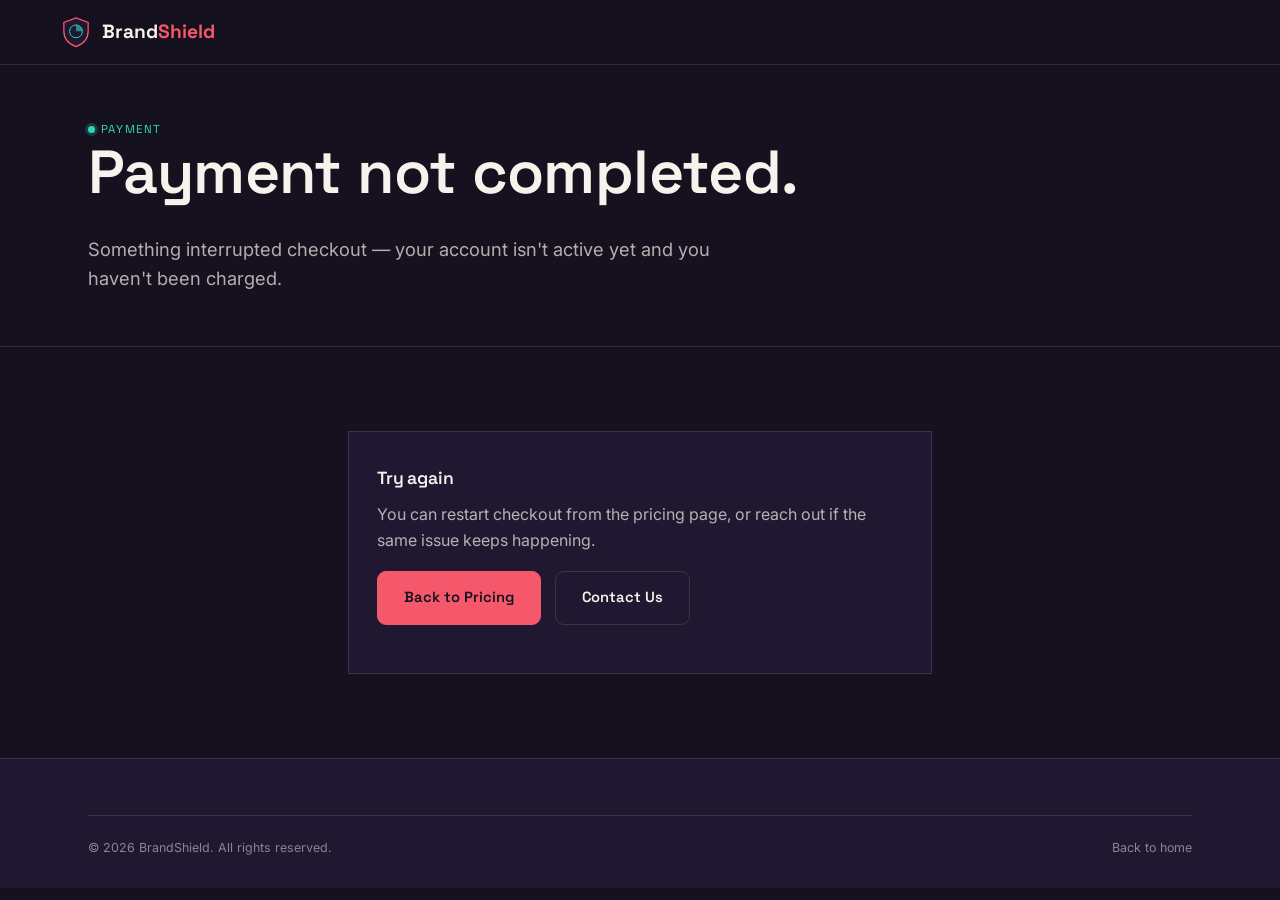
<file: failure.html>
<!DOCTYPE html>
<html lang="en">
<head>
<meta charset="UTF-8">
<meta name="viewport" content="width=device-width, initial-scale=1.0">
<title>Payment Not Completed — BrandShield</title>
<link rel="preconnect" href="https://fonts.googleapis.com">
<link rel="preconnect" href="https://fonts.gstatic.com" crossorigin>
<link href="https://fonts.googleapis.com/css2?family=Space+Grotesk:wght@500;600;700&family=Inter:wght@400;500;600&display=swap" rel="stylesheet">
<link rel="stylesheet" href="style.css">
</head>
<body>

<header class="site-header">
  <div class="wrap nav">
    <a href="index.html" class="logo">
      <svg class="mark" viewBox="0 0 100 100" aria-hidden="true">
        <path d="M50 6 L88 20 V48 C88 72 72 88 50 96 C28 88 12 72 12 48 V20 Z" fill="#1F1830" stroke="#F5586B" stroke-width="4"/>
        <circle cx="50" cy="48" r="20" fill="none" stroke="#2FD8B8" stroke-width="3"/>
        <path d="M50 28 A20 20 0 0 1 70 48 L50 48 Z" fill="#2FD8B8" opacity="0.6"/>
      </svg>
      <span>Brand<em>Shield</em></span>
    </a>
  </div>
</header>

<section class="page-header">
  <div class="wrap">
    <span class="eyebrow">Payment</span>
    <h1>Payment not completed.</h1>
    <p class="lede">Something interrupted checkout — your account isn't active yet and you haven't been charged.</p>
  </div>
</section>

<section>
  <div class="wrap" style="max-width:64ch;">
    <div class="feature-card" style="border:1px solid var(--line);">
      <h3>Try again</h3>
      <p>You can restart checkout from the pricing page, or reach out if the same issue keeps happening.</p>
      <p style="margin-top:18px; display:flex; gap:14px; flex-wrap:wrap;">
        <a href="pricing.html" class="btn btn-primary">Back to Pricing</a>
        <a href="contact.html" class="btn">Contact Us</a>
      </p>
    </div>
  </div>
</section>

<footer class="site-footer">
  <div class="wrap">
    <div class="footer-bottom">
      <span>© 2026 BrandShield. All rights reserved.</span>
      <span><a href="index.html" style="color:inherit;">Back to home</a></span>
    </div>
  </div>
</footer>

</body>
</html>
</file>
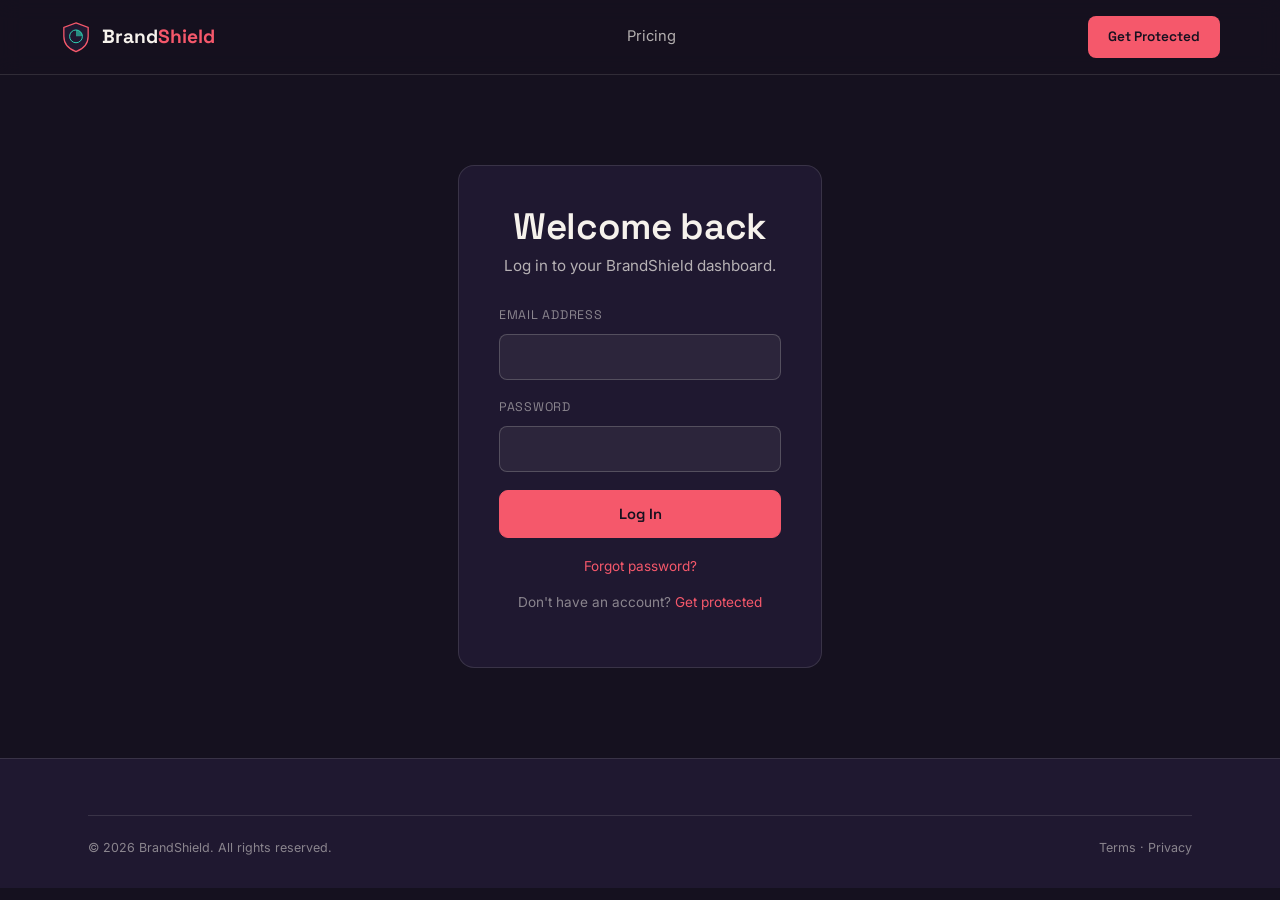
<file: login.html>
<!DOCTYPE html>
<html lang="en">
<head>
<meta charset="UTF-8">
<meta name="viewport" content="width=device-width, initial-scale=1.0">
<title>Login — BrandShield</title>
<link rel="preconnect" href="https://fonts.googleapis.com">
<link rel="preconnect" href="https://fonts.gstatic.com" crossorigin>
<link href="https://fonts.googleapis.com/css2?family=Space+Grotesk:wght@500;600;700&family=Inter:wght@400;500;600&display=swap" rel="stylesheet">
<link rel="stylesheet" href="style.css">
</head>
<body>

<header class="site-header">
  <div class="wrap nav">
    <a href="index.html" class="logo">
      <svg class="mark" viewBox="0 0 100 100" aria-hidden="true">
        <path d="M50 6 L88 20 V48 C88 72 72 88 50 96 C28 88 12 72 12 48 V20 Z" fill="#1F1830" stroke="#F5586B" stroke-width="4"/>
        <circle cx="50" cy="48" r="20" fill="none" stroke="#2FD8B8" stroke-width="3"/>
        <path d="M50 28 A20 20 0 0 1 70 48 L50 48 Z" fill="#2FD8B8" opacity="0.6"/>
      </svg>
      <span>Brand<em>Shield</em></span>
    </a>
    <nav class="nav-links">
      <a href="pricing.html">Pricing</a>
    </nav>
    <a href="register.html" class="nav-cta">Get Protected</a>
  </div>
</header>

<section style="padding:90px 0;">
  <div class="wrap" style="max-width:420px;">
    <div style="background:var(--ink-2); border:1px solid var(--line); border-radius:16px; padding:40px;">
      <h2 style="text-align:center; margin-bottom:6px;">Welcome back</h2>
      <p class="lede" style="text-align:center; margin:0 auto 28px; font-size:.95rem;">Log in to your BrandShield dashboard.</p>
      <form id="login-form">
        <div class="field">
          <label for="login-email">Email address</label>
          <input type="email" id="login-email" required autocomplete="email">
        </div>
        <div class="field">
          <label for="login-password">Password</label>
          <input type="password" id="login-password" required autocomplete="current-password">
        </div>
        <button type="submit" class="btn btn-primary btn-block">Log In</button>
      </form>
      <p style="text-align:center; font-size:.85rem; color:var(--text-low); margin-top:18px;">
        <a href="#" style="color:var(--coral);">Forgot password?</a>
      </p>
      <p style="text-align:center; font-size:.85rem; color:var(--text-low); margin-top:8px;">
        Don't have an account? <a href="register.html" style="color:var(--coral);">Get protected</a>
      </p>
    </div>
  </div>
</section>

<footer class="site-footer">
  <div class="wrap">
    <div class="footer-bottom">
      <span>© 2026 BrandShield. All rights reserved.</span>
      <span><a href="terms.html" style="color:inherit;">Terms</a> · <a href="privacy.html" style="color:inherit;">Privacy</a></span>
    </div>
  </div>
</footer>

<script src="script.js"></script>
<script>
  document.getElementById('login-form').addEventListener('submit', function(e){
    e.preventDefault();
    // This is a static mockup — wire this up to your real auth backend.
    window.location.href = 'dashboard.html';
  });
</script>
</body>
</html>
</file>
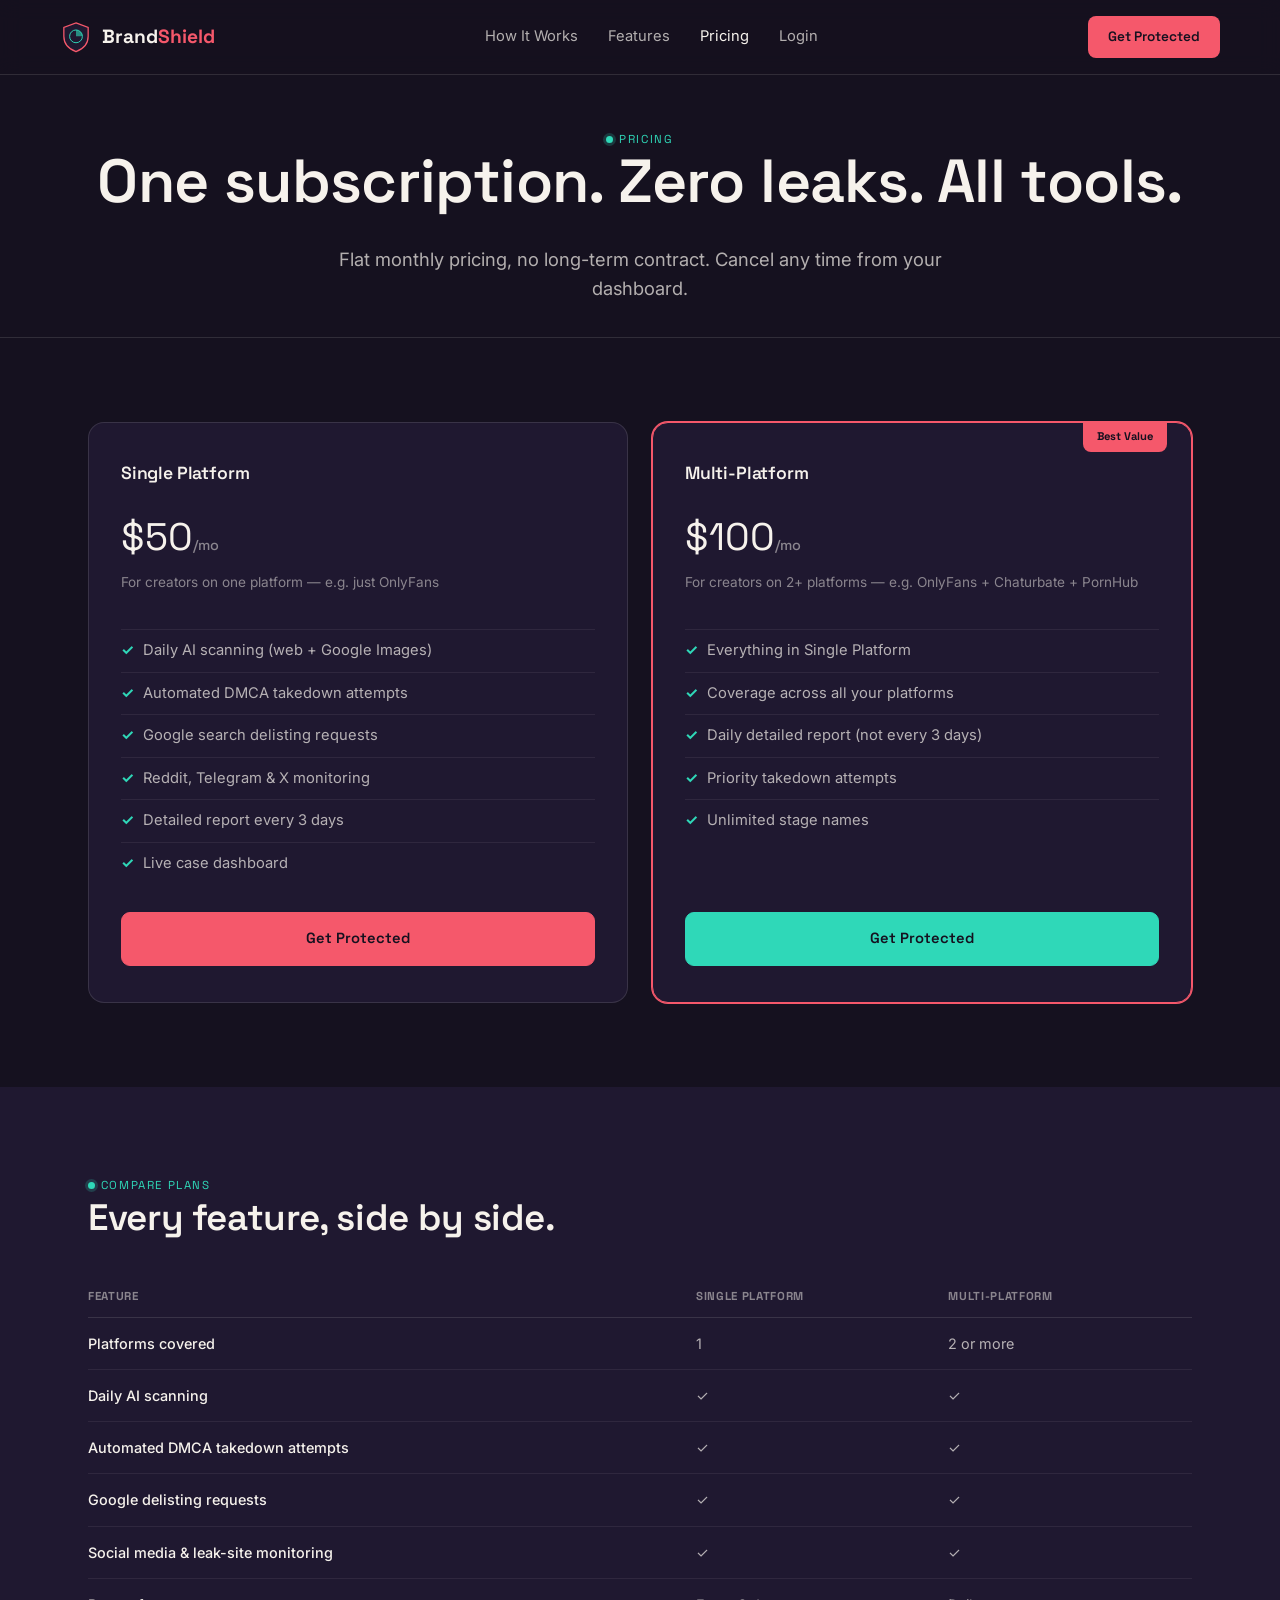
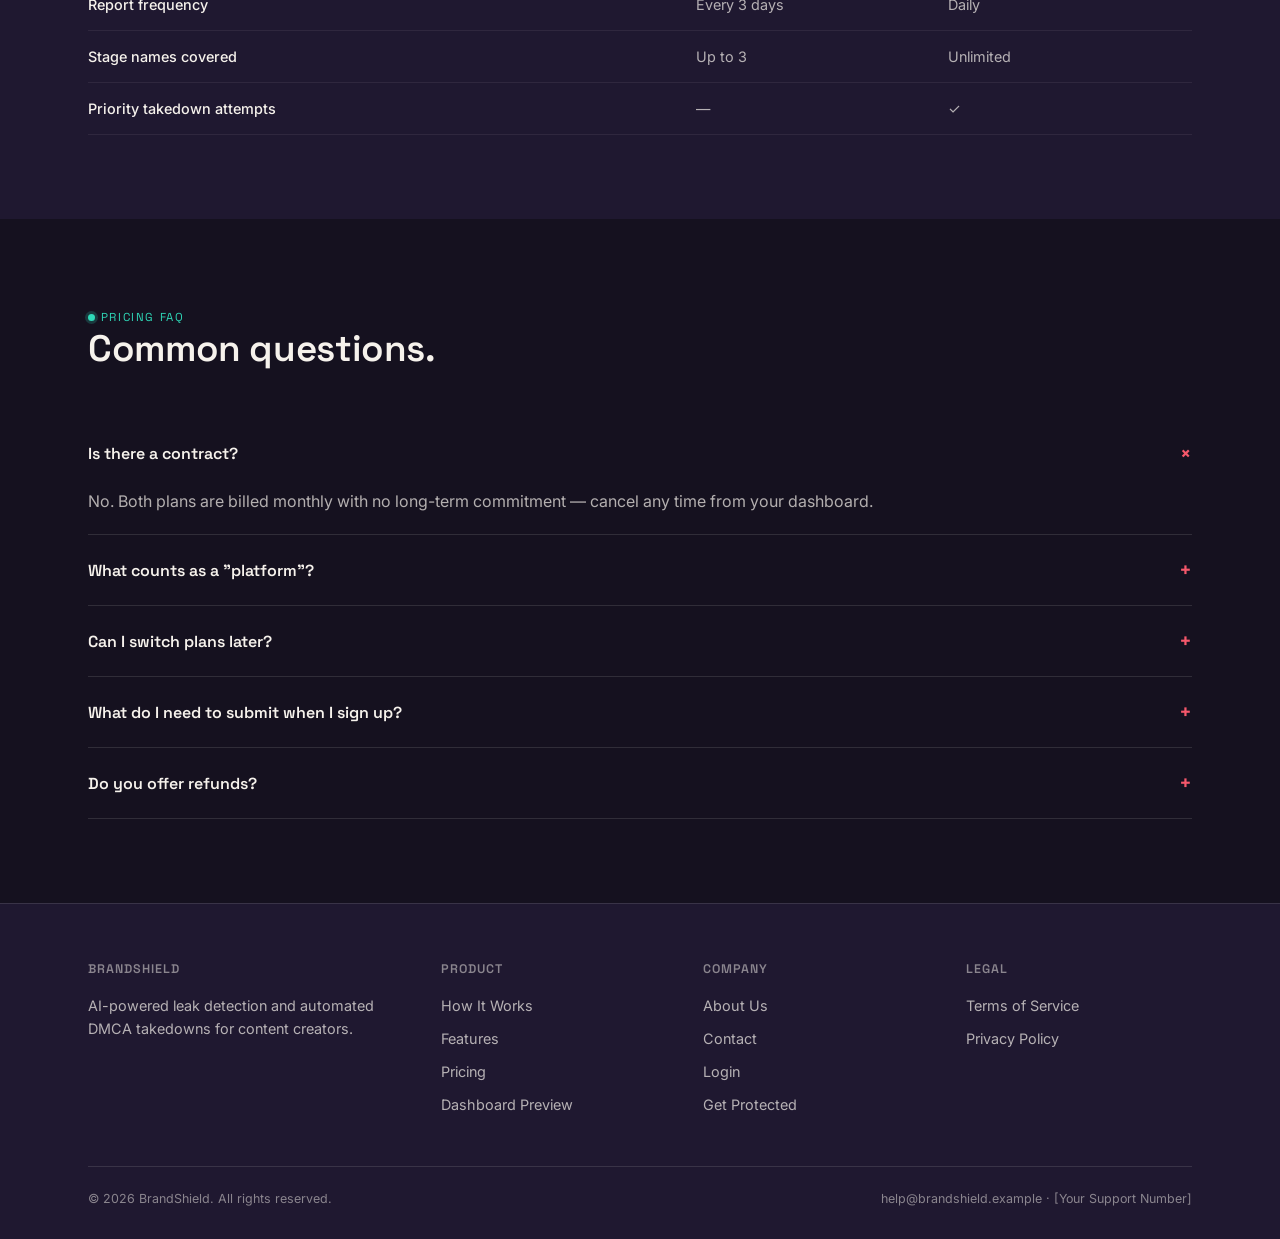
<file: pricing.html>
<!DOCTYPE html>
<html lang="en">
<head>
<meta charset="UTF-8">
<meta name="viewport" content="width=device-width, initial-scale=1.0">
<title>Pricing — BrandShield</title>
<meta name="description" content="Simple, flat monthly pricing for BrandShield's AI leak detection and automated DMCA takedown service.">
<link rel="preconnect" href="https://fonts.googleapis.com">
<link rel="preconnect" href="https://fonts.gstatic.com" crossorigin>
<link href="https://fonts.googleapis.com/css2?family=Space+Grotesk:wght@500;600;700&family=Inter:wght@400;500;600&display=swap" rel="stylesheet">
<link rel="stylesheet" href="style.css">
</head>
<body>

<header class="site-header">
  <div class="wrap nav">
    <a href="index.html" class="logo">
      <svg class="mark" viewBox="0 0 100 100" aria-hidden="true">
        <path d="M50 6 L88 20 V48 C88 72 72 88 50 96 C28 88 12 72 12 48 V20 Z" fill="#1F1830" stroke="#F5586B" stroke-width="4"/>
        <circle cx="50" cy="48" r="20" fill="none" stroke="#2FD8B8" stroke-width="3"/>
        <path d="M50 28 A20 20 0 0 1 70 48 L50 48 Z" fill="#2FD8B8" opacity="0.6"/>
      </svg>
      <span>Brand<em>Shield</em></span>
    </a>
    <button class="nav-toggle" aria-label="Toggle menu" aria-expanded="false">MENU</button>
    <nav class="nav-links">
      <a href="index.html#how-it-works">How It Works</a>
      <a href="index.html#features">Features</a>
      <a href="pricing.html" style="color:var(--text-hi);">Pricing</a>
      <a href="login.html">Login</a>
    </nav>
    <a href="register.html" class="nav-cta">Get Protected</a>
  </div>
</header>

<section class="page-header">
  <div class="wrap" style="text-align:center;">
    <span class="eyebrow" style="justify-content:center;">Pricing</span>
    <h1>One subscription. Zero leaks. All tools.</h1>
    <p class="lede" style="margin:14px auto 0;">Flat monthly pricing, no long-term contract. Cancel any time from your dashboard.</p>
  </div>
</section>

<section>
  <div class="wrap">
    <div class="pricing-grid">
      <div class="plan">
        <h3>Single Platform</h3>
        <div class="price">$50<small>/mo</small></div>
        <p style="font-size:.85rem; color:var(--text-low);">For creators on one platform — e.g. just OnlyFans</p>
        <ul>
          <li>Daily AI scanning (web + Google Images)</li>
          <li>Automated DMCA takedown attempts</li>
          <li>Google search delisting requests</li>
          <li>Reddit, Telegram &amp; X monitoring</li>
          <li>Detailed report every 3 days</li>
          <li>Live case dashboard</li>
        </ul>
        <a href="register.html?plan=single" class="btn btn-primary btn-block">Get Protected</a>
      </div>
      <div class="plan featured">
        <span class="ribbon">Best Value</span>
        <h3>Multi-Platform</h3>
        <div class="price">$100<small>/mo</small></div>
        <p style="font-size:.85rem; color:var(--text-low);">For creators on 2+ platforms — e.g. OnlyFans + Chaturbate + PornHub</p>
        <ul>
          <li>Everything in Single Platform</li>
          <li>Coverage across all your platforms</li>
          <li>Daily detailed report (not every 3 days)</li>
          <li>Priority takedown attempts</li>
          <li>Unlimited stage names</li>
        </ul>
        <a href="register.html?plan=multi" class="btn btn-teal btn-block">Get Protected</a>
      </div>
    </div>

  </div>
</section>

<section class="band-ink-2">
  <div class="wrap">
    <div class="section-head">
      <span class="eyebrow">Compare Plans</span>
      <h2>Every feature, side by side.</h2>
    </div>
    <div style="overflow-x:auto;">
      <table class="dash-table" style="min-width:640px;">
        <thead>
          <tr><th>Feature</th><th>Single Platform</th><th>Multi-Platform</th></tr>
        </thead>
        <tbody>
          <tr><td>Platforms covered</td><td>1</td><td>2 or more</td></tr>
          <tr><td>Daily AI scanning</td><td>✓</td><td>✓</td></tr>
          <tr><td>Automated DMCA takedown attempts</td><td>✓</td><td>✓</td></tr>
          <tr><td>Google delisting requests</td><td>✓</td><td>✓</td></tr>
          <tr><td>Social media &amp; leak-site monitoring</td><td>✓</td><td>✓</td></tr>
          <tr><td>Report frequency</td><td>Every 3 days</td><td>Daily</td></tr>
          <tr><td>Stage names covered</td><td>Up to 3</td><td>Unlimited</td></tr>
          <tr><td>Priority takedown attempts</td><td>—</td><td>✓</td></tr>
        </tbody>
      </table>
    </div>
  </div>
</section>

<section>
  <div class="wrap">
    <div class="section-head">
      <span class="eyebrow">Pricing FAQ</span>
      <h2>Common questions.</h2>
    </div>
    <div class="faq-list">
      <div class="faq-item open">
        <button class="faq-q">Is there a contract?<span class="plus">+</span></button>
        <div class="faq-a"><p>No. Both plans are billed monthly with no long-term commitment — cancel any time from your dashboard.</p></div>
      </div>
      <div class="faq-item">
        <button class="faq-q">What counts as a "platform"?<span class="plus">+</span></button>
        <div class="faq-a"><p>Any single site or app where you publish content — OnlyFans, Fansly, Chaturbate, ManyVids, Fancentro and PornHub are the most common. If you're active on two or more, the Multi-Platform plan covers all of them for one flat price.</p></div>
      </div>
      <div class="faq-item">
        <button class="faq-q">Can I switch plans later?<span class="plus">+</span></button>
        <div class="faq-a"><p>Yes — if you add a second platform after signing up for Single Platform, you can upgrade to Multi-Platform at any time from your account settings.</p></div>
      </div>
      <div class="faq-item">
        <button class="faq-q">What do I need to submit when I sign up?<span class="plus">+</span></button>
        <div class="faq-a"><p>Links to your own original content (proof you own it) and your stage names/aliases. You do not need to find or submit the infringing links yourself — that's what our daily scans are for.</p></div>
      </div>
      <div class="faq-item">
        <button class="faq-q">Do you offer refunds?<span class="plus">+</span></button>
        <div class="faq-a"><p>[Placeholder — state your actual refund policy here before publishing.]</p></div>
      </div>
    </div>
  </div>
</section>

<footer class="site-footer">
  <div class="wrap">
    <div class="footer-grid">
      <div>
        <h4>BrandShield</h4>
        <p style="max-width:32ch; color:var(--text-mid);">AI-powered leak detection and automated DMCA takedowns for content creators.</p>
      </div>
      <div>
        <h4>Product</h4>
        <ul>
          <li><a href="index.html#how-it-works">How It Works</a></li>
          <li><a href="index.html#features">Features</a></li>
          <li><a href="pricing.html">Pricing</a></li>
          <li><a href="dashboard.html">Dashboard Preview</a></li>
        </ul>
      </div>
      <div>
        <h4>Company</h4>
        <ul>
          <li><a href="about.html">About Us</a></li>
          <li><a href="contact.html">Contact</a></li>
          <li><a href="login.html">Login</a></li>
          <li><a href="register.html">Get Protected</a></li>
        </ul>
      </div>
      <div>
        <h4>Legal</h4>
        <ul>
          <li><a href="terms.html">Terms of Service</a></li>
          <li><a href="privacy.html">Privacy Policy</a></li>
        </ul>
      </div>
    </div>
    <div class="footer-bottom">
      <span>© 2026 BrandShield. All rights reserved.</span>
      <span>help@brandshield.example · [Your Support Number]</span>
    </div>
  </div>
</footer>

<script src="script.js"></script>
</body>
</html>
</file>
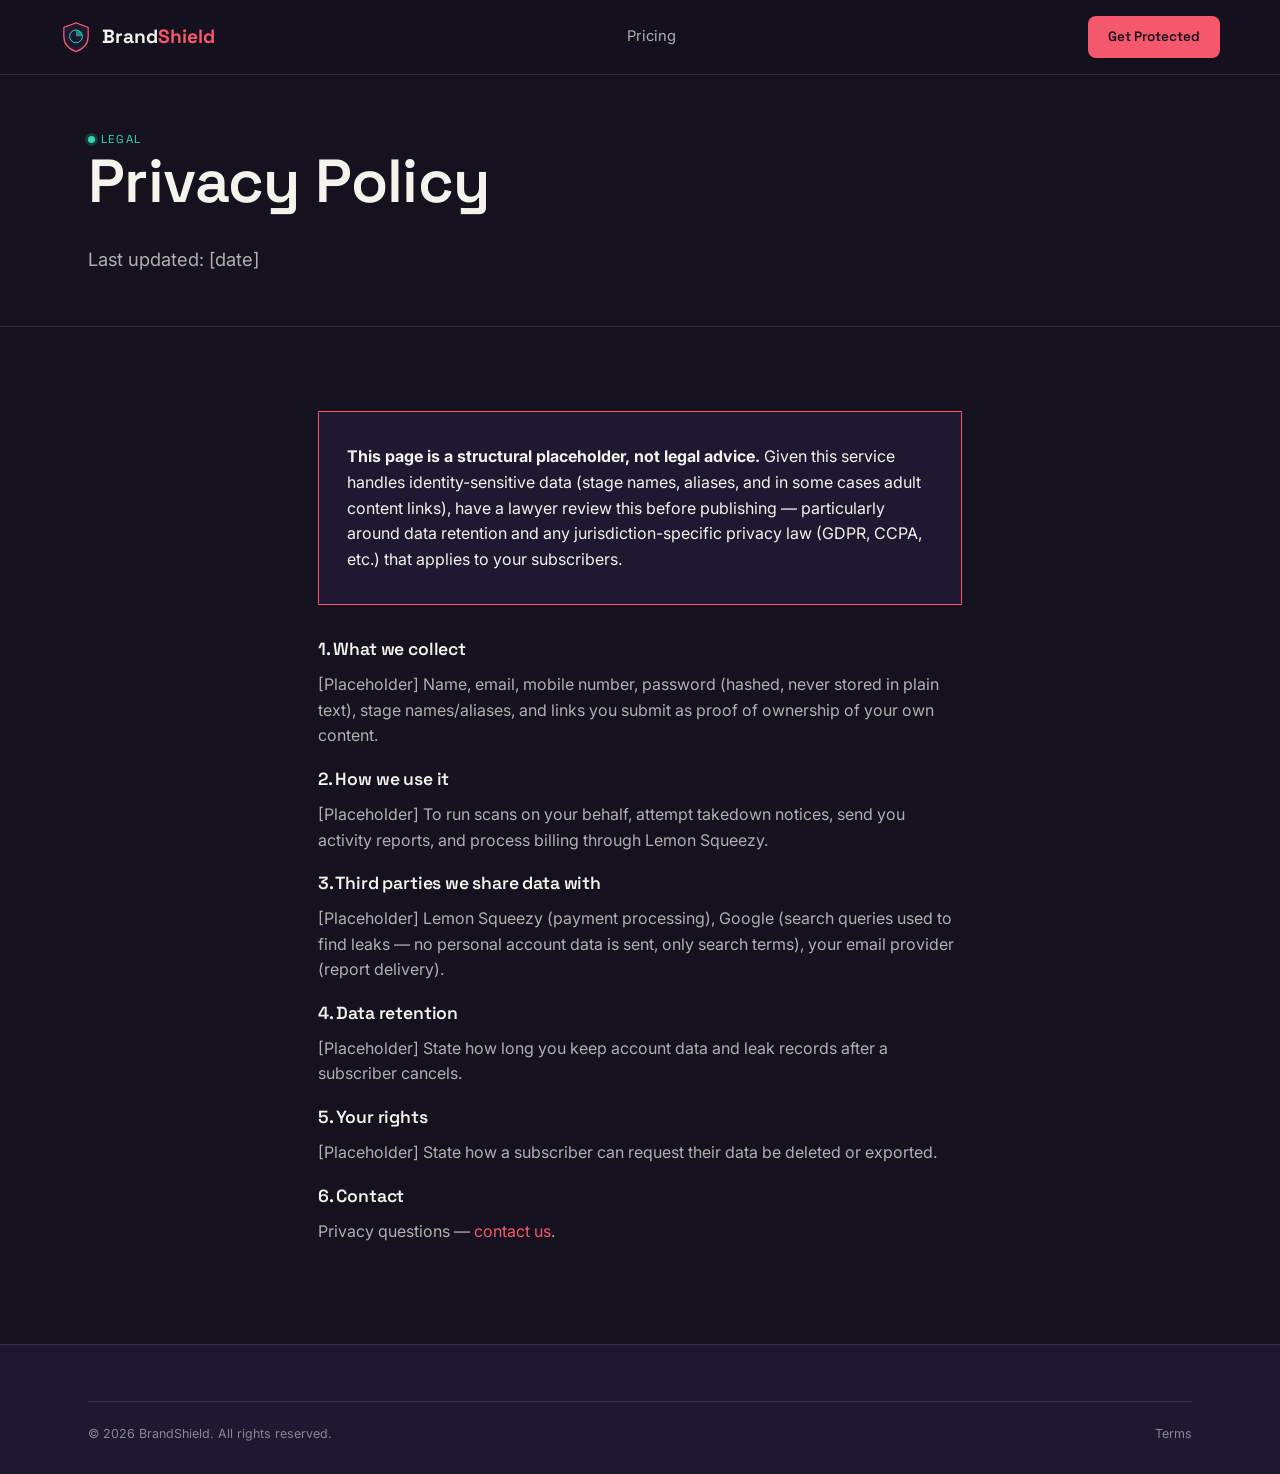
<file: privacy.html>
<!DOCTYPE html>
<html lang="en">
<head>
<meta charset="UTF-8">
<meta name="viewport" content="width=device-width, initial-scale=1.0">
<title>Privacy Policy — BrandShield</title>
<link rel="preconnect" href="https://fonts.googleapis.com">
<link rel="preconnect" href="https://fonts.gstatic.com" crossorigin>
<link href="https://fonts.googleapis.com/css2?family=Space+Grotesk:wght@500;600;700&family=Inter:wght@400;500;600&display=swap" rel="stylesheet">
<link rel="stylesheet" href="style.css">
</head>
<body>

<header class="site-header">
  <div class="wrap nav">
    <a href="index.html" class="logo">
      <svg class="mark" viewBox="0 0 100 100" aria-hidden="true">
        <path d="M50 6 L88 20 V48 C88 72 72 88 50 96 C28 88 12 72 12 48 V20 Z" fill="#1F1830" stroke="#F5586B" stroke-width="4"/>
        <circle cx="50" cy="48" r="20" fill="none" stroke="#2FD8B8" stroke-width="3"/>
        <path d="M50 28 A20 20 0 0 1 70 48 L50 48 Z" fill="#2FD8B8" opacity="0.6"/>
      </svg>
      <span>Brand<em>Shield</em></span>
    </a>
    <nav class="nav-links"><a href="pricing.html">Pricing</a></nav>
    <a href="register.html" class="nav-cta">Get Protected</a>
  </div>
</header>

<section class="page-header">
  <div class="wrap">
    <span class="eyebrow">Legal</span>
    <h1>Privacy Policy</h1>
    <p class="lede">Last updated: [date]</p>
  </div>
</section>

<section>
  <div class="wrap" style="max-width:70ch;">
    <div class="feature-card" style="margin-bottom:30px; border:1px solid var(--coral);">
      <p style="margin:0; color:var(--text-hi);"><strong>This page is a structural placeholder, not legal advice.</strong> Given this service handles identity-sensitive data (stage names, aliases, and in some cases adult content links), have a lawyer review this before publishing — particularly around data retention and any jurisdiction-specific privacy law (GDPR, CCPA, etc.) that applies to your subscribers.</p>
    </div>

    <h3>1. What we collect</h3>
    <p>[Placeholder] Name, email, mobile number, password (hashed, never stored in plain text), stage names/aliases, and links you submit as proof of ownership of your own content.</p>

    <h3>2. How we use it</h3>
    <p>[Placeholder] To run scans on your behalf, attempt takedown notices, send you activity reports, and process billing through Lemon Squeezy.</p>

    <h3>3. Third parties we share data with</h3>
    <p>[Placeholder] Lemon Squeezy (payment processing), Google (search queries used to find leaks — no personal account data is sent, only search terms), your email provider (report delivery).</p>

    <h3>4. Data retention</h3>
    <p>[Placeholder] State how long you keep account data and leak records after a subscriber cancels.</p>

    <h3>5. Your rights</h3>
    <p>[Placeholder] State how a subscriber can request their data be deleted or exported.</p>

    <h3>6. Contact</h3>
    <p>Privacy questions — <a href="contact.html" style="color:var(--coral);">contact us</a>.</p>
  </div>
</section>

<footer class="site-footer">
  <div class="wrap">
    <div class="footer-bottom">
      <span>© 2026 BrandShield. All rights reserved.</span>
      <span><a href="terms.html" style="color:inherit;">Terms</a></span>
    </div>
  </div>
</footer>

<script src="script.js"></script>
</body>
</html>
</file>
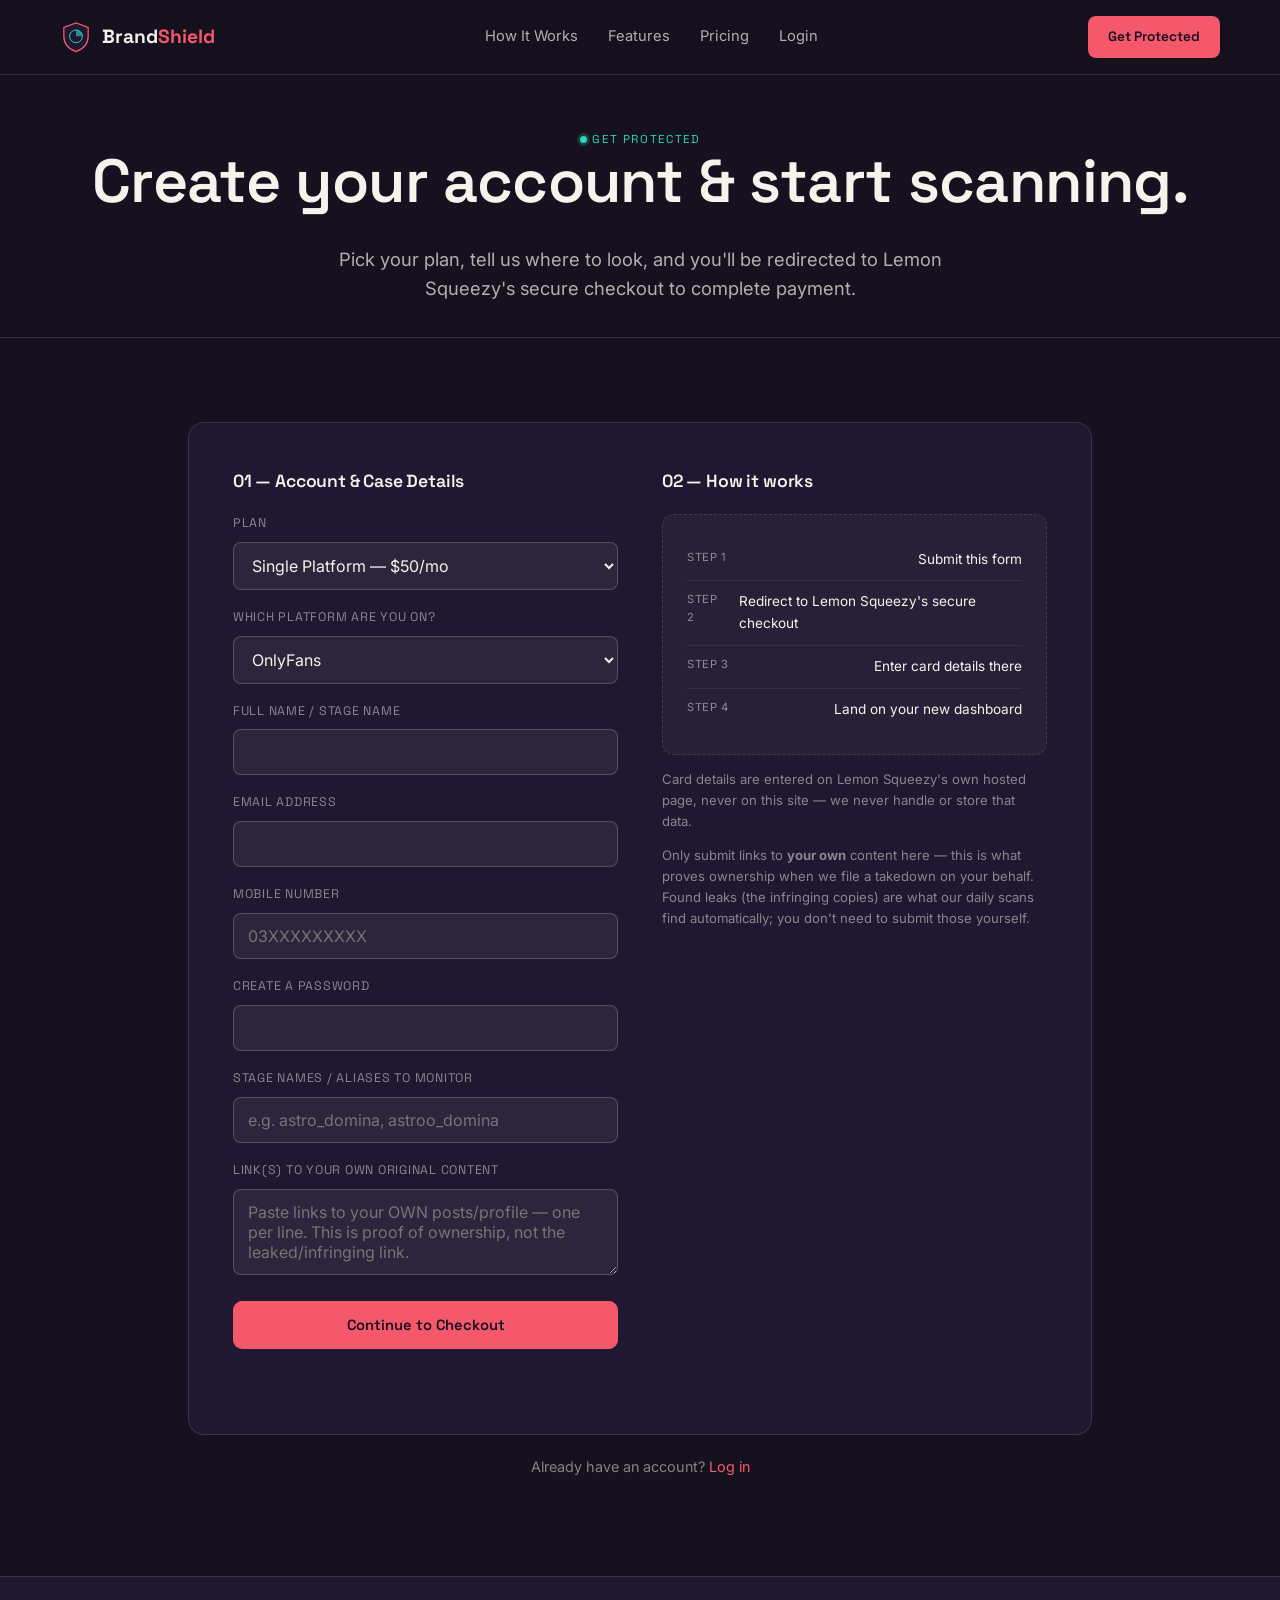
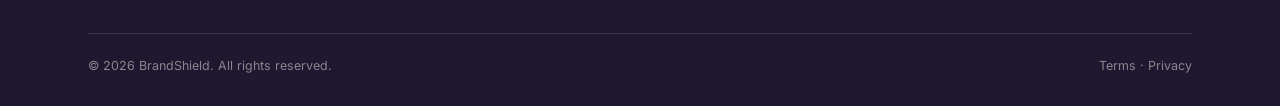
<file: register.html>
<!DOCTYPE html>
<html lang="en">
<head>
<meta charset="UTF-8">
<meta name="viewport" content="width=device-width, initial-scale=1.0">
<title>Get Protected — BrandShield</title>
<meta name="description" content="Create your BrandShield account and start protecting your content with automated DMCA takedowns.">
<link rel="preconnect" href="https://fonts.googleapis.com">
<link rel="preconnect" href="https://fonts.gstatic.com" crossorigin>
<link href="https://fonts.googleapis.com/css2?family=Space+Grotesk:wght@500;600;700&family=Inter:wght@400;500;600&display=swap" rel="stylesheet">
<link rel="stylesheet" href="style.css">
</head>
<body>

<header class="site-header">
  <div class="wrap nav">
    <a href="index.html" class="logo">
      <svg class="mark" viewBox="0 0 100 100" aria-hidden="true">
        <path d="M50 6 L88 20 V48 C88 72 72 88 50 96 C28 88 12 72 12 48 V20 Z" fill="#1F1830" stroke="#F5586B" stroke-width="4"/>
        <circle cx="50" cy="48" r="20" fill="none" stroke="#2FD8B8" stroke-width="3"/>
        <path d="M50 28 A20 20 0 0 1 70 48 L50 48 Z" fill="#2FD8B8" opacity="0.6"/>
      </svg>
      <span>Brand<em>Shield</em></span>
    </a>
    <button class="nav-toggle" aria-label="Toggle menu" aria-expanded="false">MENU</button>
    <nav class="nav-links">
      <a href="index.html#how-it-works">How It Works</a>
      <a href="index.html#features">Features</a>
      <a href="pricing.html">Pricing</a>
      <a href="login.html">Login</a>
    </nav>
    <a href="register.html" class="nav-cta">Get Protected</a>
  </div>
</header>

<section class="page-header">
  <div class="wrap" style="text-align:center;">
    <span class="eyebrow" style="justify-content:center;">Get Protected</span>
    <h1>Create your account &amp; start scanning.</h1>
    <p class="lede" style="margin:14px auto 0;">Pick your plan, tell us where to look, and you'll be redirected to Lemon Squeezy's secure checkout to complete payment.</p>
  </div>
</section>

<section>
  <div class="wrap" style="max-width:960px;">
    <div class="pay-panel" style="background:var(--ink-2); border:1px solid var(--line); border-radius:16px; padding:44px;">
      <div class="pay-grid" style="display:grid; grid-template-columns:1fr 1fr; gap:44px;">
        <div>
          <h3 style="margin-bottom:18px;">01 — Account &amp; Case Details</h3>
          <form id="order-form">
            <div class="field">
              <label for="plan-select">Plan</label>
              <select id="plan-select" required>
                <option value="single">Single Platform — $50/mo</option>
                <option value="multi">Multi-Platform — $100/mo</option>
              </select>
            </div>

            <div class="field" id="single-platform-field">
              <label for="platform-single">Which platform are you on?</label>
              <select id="platform-single">
                <option>OnlyFans</option>
                <option>Fansly</option>
                <option>Chaturbate</option>
                <option>ManyVids</option>
                <option>Fancentro</option>
                <option>PornHub</option>
              </select>
            </div>

            <div class="field hidden" id="multi-platform-field">
              <label>Which platforms are you on? (select all that apply)</label>
              <div style="display:flex; flex-wrap:wrap; gap:10px; margin-top:6px;">
                <label class="chip" style="cursor:pointer;"><input type="checkbox" value="OnlyFans" class="platform-checkbox" style="margin-right:6px;">OnlyFans</label>
                <label class="chip" style="cursor:pointer;"><input type="checkbox" value="Fansly" class="platform-checkbox" style="margin-right:6px;">Fansly</label>
                <label class="chip" style="cursor:pointer;"><input type="checkbox" value="Chaturbate" class="platform-checkbox" style="margin-right:6px;">Chaturbate</label>
                <label class="chip" style="cursor:pointer;"><input type="checkbox" value="ManyVids" class="platform-checkbox" style="margin-right:6px;">ManyVids</label>
                <label class="chip" style="cursor:pointer;"><input type="checkbox" value="Fancentro" class="platform-checkbox" style="margin-right:6px;">Fancentro</label>
                <label class="chip" style="cursor:pointer;"><input type="checkbox" value="PornHub" class="platform-checkbox" style="margin-right:6px;">PornHub</label>
              </div>
              <p class="confirm-note" style="font-size:.78rem; margin-top:8px;">Multi-Platform pricing applies once you select 2 or more.</p>
            </div>

            <div class="field">
              <label for="full-name">Full name / stage name</label>
              <input type="text" id="full-name" required autocomplete="name">
            </div>
            <div class="field">
              <label for="email">Email address</label>
              <input type="email" id="email" required autocomplete="email">
            </div>
            <div class="field">
              <label for="mobile">Mobile number</label>
              <input type="tel" id="mobile" placeholder="03XXXXXXXXX" required autocomplete="tel">
            </div>
            <div class="field">
              <label for="password">Create a password</label>
              <input type="password" id="password" required autocomplete="new-password">
            </div>
            <div class="field">
              <label for="aliases">Stage names / aliases to monitor</label>
              <input type="text" id="aliases" placeholder="e.g. astro_domina, astroo_domina">
            </div>
            <div class="field">
              <label for="original-links">Link(s) to your own original content</label>
              <textarea id="original-links" placeholder="Paste links to your OWN posts/profile — one per line. This is proof of ownership, not the leaked/infringing link." rows="3"></textarea>
            </div>

            <button type="submit" class="btn btn-primary btn-block" id="checkout-submit">Continue to Checkout</button>
            <p class="confirm-note" id="checkout-status" style="min-height:1.2em; font-size:.82rem; color:var(--text-low); margin-top:12px;"></p>
          </form>
        </div>

        <div>
          <h3 style="margin-bottom:18px;">02 — How it works</h3>
          <div class="bank-card" style="background:rgba(246,242,236,.04); border:1px dashed var(--line); padding:24px; border-radius:12px;">
            <div class="bank-row" style="display:flex; justify-content:space-between; padding:10px 0; border-bottom:1px solid var(--line-soft); font-size:.85rem;"><span style="color:var(--text-low); text-transform:uppercase; letter-spacing:.06em; font-size:.7rem;">Step 1</span><span>Submit this form</span></div>
            <div class="bank-row" style="display:flex; justify-content:space-between; padding:10px 0; border-bottom:1px solid var(--line-soft); font-size:.85rem;"><span style="color:var(--text-low); text-transform:uppercase; letter-spacing:.06em; font-size:.7rem;">Step 2</span><span>Redirect to Lemon Squeezy's secure checkout</span></div>
            <div class="bank-row" style="display:flex; justify-content:space-between; padding:10px 0; border-bottom:1px solid var(--line-soft); font-size:.85rem;"><span style="color:var(--text-low); text-transform:uppercase; letter-spacing:.06em; font-size:.7rem;">Step 3</span><span>Enter card details there</span></div>
            <div class="bank-row" style="display:flex; justify-content:space-between; padding:10px 0; font-size:.85rem;"><span style="color:var(--text-low); text-transform:uppercase; letter-spacing:.06em; font-size:.7rem;">Step 4</span><span>Land on your new dashboard</span></div>
          </div>
          <p class="confirm-note" style="font-size:.82rem; color:var(--text-low); margin-top:14px;">Card details are entered on Lemon Squeezy's own hosted page, never on this site — we never handle or store that data.</p>
          <p class="confirm-note" style="font-size:.82rem; color:var(--text-low); margin-top:10px;">Only submit links to <strong>your own</strong> content here — this is what proves ownership when we file a takedown on your behalf. Found leaks (the infringing copies) are what our daily scans find automatically; you don't need to submit those yourself.</p>

          <div id="order-result" class="ref-code hidden" style="flex-direction:column; align-items:flex-start; gap:10px; margin-top:18px; padding:14px 16px; background:rgba(245,88,107,.12); border:1px solid var(--coral); border-radius:8px; font-family:var(--font-head); font-size:.9rem;">
            <span id="ref-code-value">—</span>
            <span id="order-summary" style="font-size:.78rem; color:var(--text-low);"></span>
          </div>
        </div>
      </div>
    </div>
    <p style="text-align:center; margin-top:20px; font-size:.9rem; color:var(--text-low);">Already have an account? <a href="login.html" style="color:var(--coral);">Log in</a></p>
  </div>
</section>

<footer class="site-footer">
  <div class="wrap">
    <div class="footer-bottom">
      <span>© 2026 BrandShield. All rights reserved.</span>
      <span><a href="terms.html" style="color:inherit;">Terms</a> · <a href="privacy.html" style="color:inherit;">Privacy</a></span>
    </div>
  </div>
</footer>

<script src="script.js"></script>
<script>
  document.addEventListener('DOMContentLoaded', function () {
    const planSelect = document.getElementById('plan-select');
    const singleField = document.getElementById('single-platform-field');
    const multiField = document.getElementById('multi-platform-field');

    if (!planSelect || !singleField || !multiField) {
      console.error('BrandShield: plan/platform fields not found — check element IDs match script.js');
      return;
    }

    function togglePlatformFields() {
      const isMulti = planSelect.value === 'multi';
      singleField.classList.toggle('hidden', isMulti);
      multiField.classList.toggle('hidden', !isMulti);
    }
    planSelect.addEventListener('change', togglePlatformFields);

    // Pre-select plan from ?plan= query param coming from pricing links
    const params = new URLSearchParams(window.location.search);
    const plan = params.get('plan');
    if (plan === 'single' || plan === 'multi') planSelect.value = plan;
    togglePlatformFields();
  });
</script>
</body>
</html>
</file>
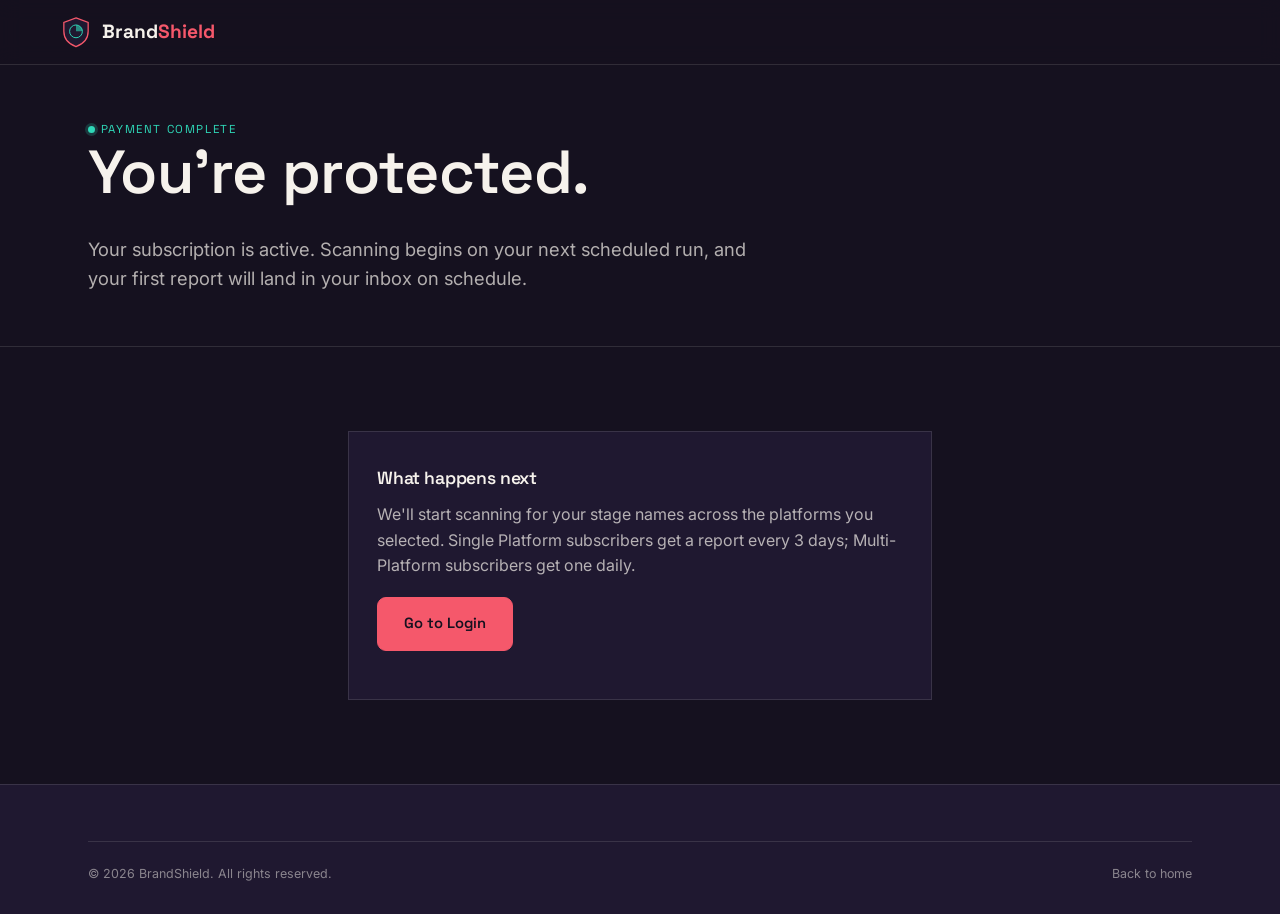
<file: success.html>
<!DOCTYPE html>
<html lang="en">
<head>
<meta charset="UTF-8">
<meta name="viewport" content="width=device-width, initial-scale=1.0">
<title>You're Protected — BrandShield</title>
<link rel="preconnect" href="https://fonts.googleapis.com">
<link rel="preconnect" href="https://fonts.gstatic.com" crossorigin>
<link href="https://fonts.googleapis.com/css2?family=Space+Grotesk:wght@500;600;700&family=Inter:wght@400;500;600&display=swap" rel="stylesheet">
<link rel="stylesheet" href="style.css">
</head>
<body>

<header class="site-header">
  <div class="wrap nav">
    <a href="index.html" class="logo">
      <svg class="mark" viewBox="0 0 100 100" aria-hidden="true">
        <path d="M50 6 L88 20 V48 C88 72 72 88 50 96 C28 88 12 72 12 48 V20 Z" fill="#1F1830" stroke="#F5586B" stroke-width="4"/>
        <circle cx="50" cy="48" r="20" fill="none" stroke="#2FD8B8" stroke-width="3"/>
        <path d="M50 28 A20 20 0 0 1 70 48 L50 48 Z" fill="#2FD8B8" opacity="0.6"/>
      </svg>
      <span>Brand<em>Shield</em></span>
    </a>
  </div>
</header>

<section class="page-header">
  <div class="wrap">
    <span class="eyebrow">Payment Complete</span>
    <h1>You're protected.</h1>
    <p class="lede">Your subscription is active. Scanning begins on your next scheduled run, and your first report will land in your inbox on schedule.</p>
  </div>
</section>

<section>
  <div class="wrap" style="max-width:64ch;">
    <div class="feature-card" style="border:1px solid var(--line);">
      <h3>What happens next</h3>
      <p>We'll start scanning for your stage names across the platforms you selected. Single Platform subscribers get a report every 3 days; Multi-Platform subscribers get one daily.</p>
      <p style="margin-top:18px;"><a href="login.html" class="btn btn-primary">Go to Login</a></p>
    </div>
  </div>
</section>

<footer class="site-footer">
  <div class="wrap">
    <div class="footer-bottom">
      <span>© 2026 BrandShield. All rights reserved.</span>
      <span><a href="index.html" style="color:inherit;">Back to home</a></span>
    </div>
  </div>
</footer>

</body>
</html>
</file>
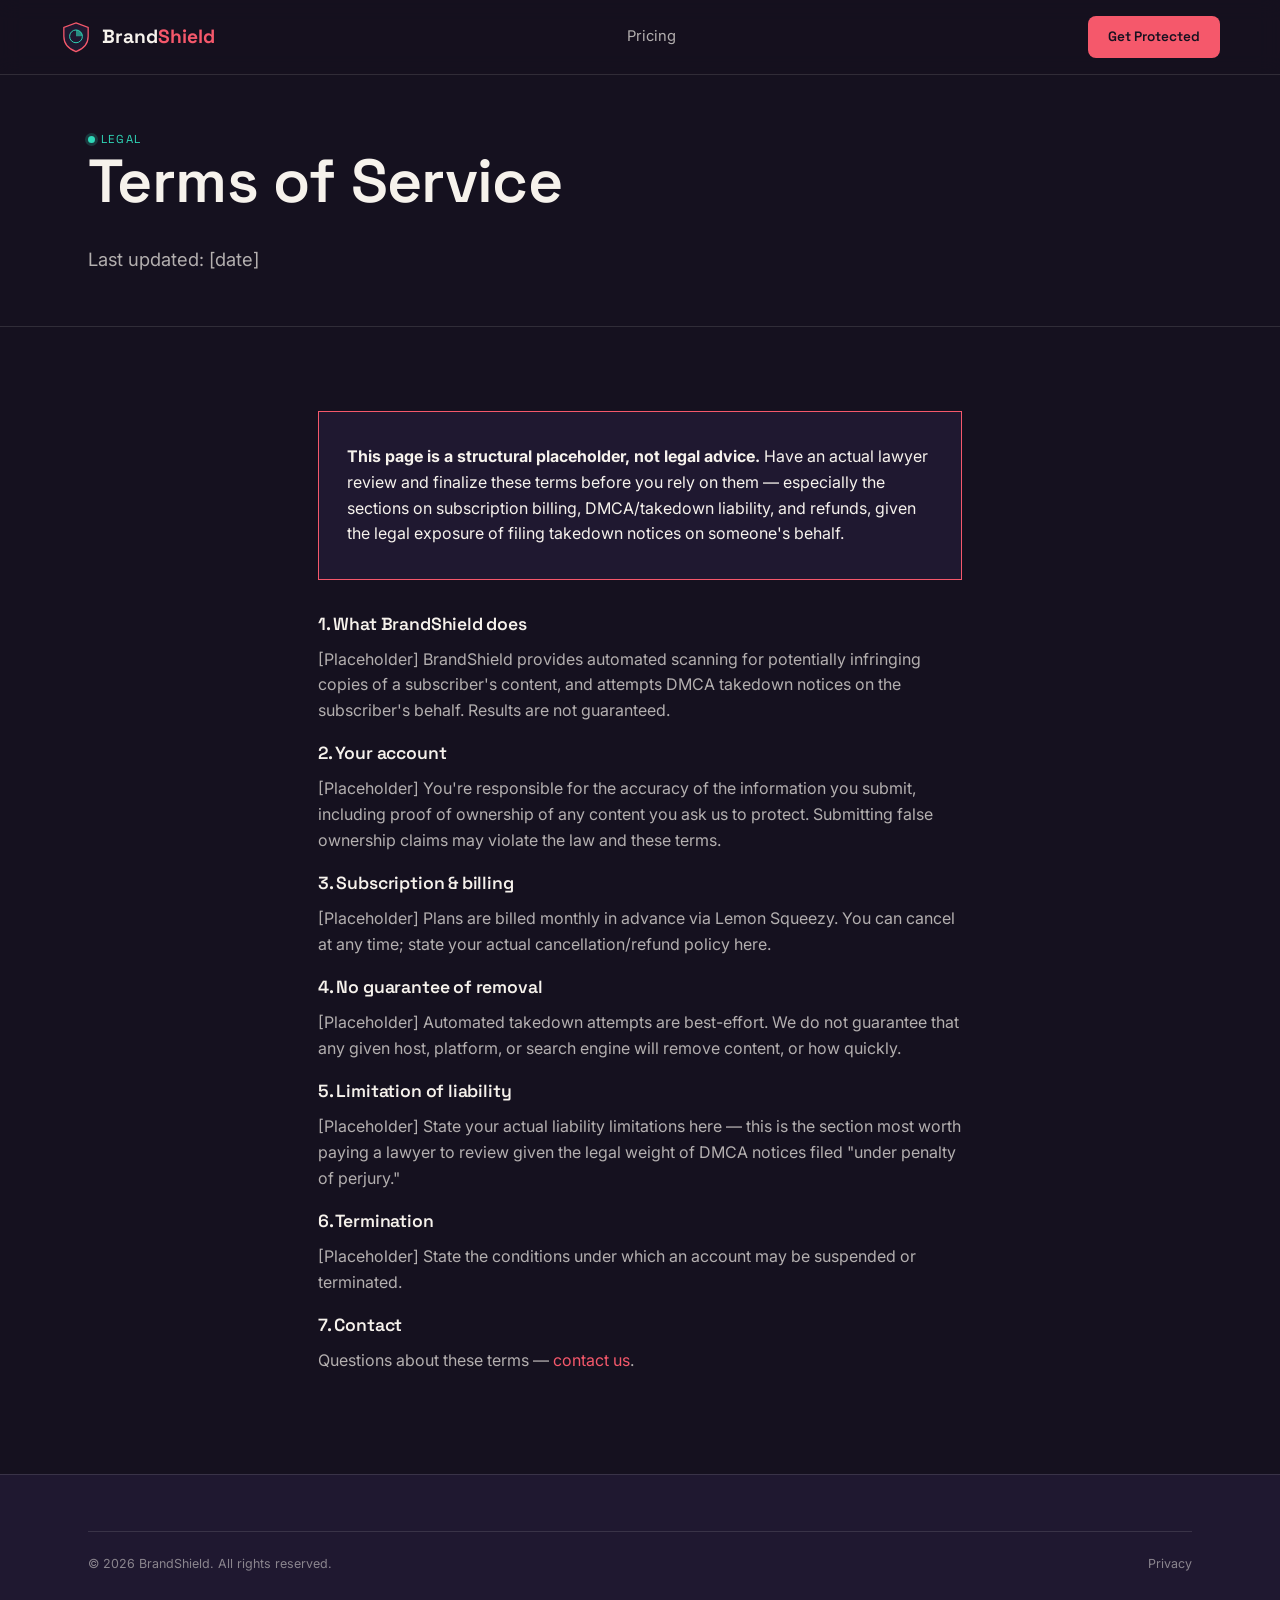
<file: terms.html>
<!DOCTYPE html>
<html lang="en">
<head>
<meta charset="UTF-8">
<meta name="viewport" content="width=device-width, initial-scale=1.0">
<title>Terms of Service — BrandShield</title>
<link rel="preconnect" href="https://fonts.googleapis.com">
<link rel="preconnect" href="https://fonts.gstatic.com" crossorigin>
<link href="https://fonts.googleapis.com/css2?family=Space+Grotesk:wght@500;600;700&family=Inter:wght@400;500;600&display=swap" rel="stylesheet">
<link rel="stylesheet" href="style.css">
</head>
<body>

<header class="site-header">
  <div class="wrap nav">
    <a href="index.html" class="logo">
      <svg class="mark" viewBox="0 0 100 100" aria-hidden="true">
        <path d="M50 6 L88 20 V48 C88 72 72 88 50 96 C28 88 12 72 12 48 V20 Z" fill="#1F1830" stroke="#F5586B" stroke-width="4"/>
        <circle cx="50" cy="48" r="20" fill="none" stroke="#2FD8B8" stroke-width="3"/>
        <path d="M50 28 A20 20 0 0 1 70 48 L50 48 Z" fill="#2FD8B8" opacity="0.6"/>
      </svg>
      <span>Brand<em>Shield</em></span>
    </a>
    <nav class="nav-links"><a href="pricing.html">Pricing</a></nav>
    <a href="register.html" class="nav-cta">Get Protected</a>
  </div>
</header>

<section class="page-header">
  <div class="wrap">
    <span class="eyebrow">Legal</span>
    <h1>Terms of Service</h1>
    <p class="lede">Last updated: [date]</p>
  </div>
</section>

<section>
  <div class="wrap" style="max-width:70ch;">
    <div class="feature-card" style="margin-bottom:30px; border:1px solid var(--coral);">
      <p style="margin:0; color:var(--text-hi);"><strong>This page is a structural placeholder, not legal advice.</strong> Have an actual lawyer review and finalize these terms before you rely on them — especially the sections on subscription billing, DMCA/takedown liability, and refunds, given the legal exposure of filing takedown notices on someone's behalf.</p>
    </div>

    <h3>1. What BrandShield does</h3>
    <p>[Placeholder] BrandShield provides automated scanning for potentially infringing copies of a subscriber's content, and attempts DMCA takedown notices on the subscriber's behalf. Results are not guaranteed.</p>

    <h3>2. Your account</h3>
    <p>[Placeholder] You're responsible for the accuracy of the information you submit, including proof of ownership of any content you ask us to protect. Submitting false ownership claims may violate the law and these terms.</p>

    <h3>3. Subscription &amp; billing</h3>
    <p>[Placeholder] Plans are billed monthly in advance via Lemon Squeezy. You can cancel at any time; state your actual cancellation/refund policy here.</p>

    <h3>4. No guarantee of removal</h3>
    <p>[Placeholder] Automated takedown attempts are best-effort. We do not guarantee that any given host, platform, or search engine will remove content, or how quickly.</p>

    <h3>5. Limitation of liability</h3>
    <p>[Placeholder] State your actual liability limitations here — this is the section most worth paying a lawyer to review given the legal weight of DMCA notices filed "under penalty of perjury."</p>

    <h3>6. Termination</h3>
    <p>[Placeholder] State the conditions under which an account may be suspended or terminated.</p>

    <h3>7. Contact</h3>
    <p>Questions about these terms — <a href="contact.html" style="color:var(--coral);">contact us</a>.</p>
  </div>
</section>

<footer class="site-footer">
  <div class="wrap">
    <div class="footer-bottom">
      <span>© 2026 BrandShield. All rights reserved.</span>
      <span><a href="privacy.html" style="color:inherit;">Privacy</a></span>
    </div>
  </div>
</footer>

<script src="script.js"></script>
</body>
</html>
</file>
<file: style.css>
/* ============================================================
   BRANDSHIELD — Creator Brand & Leak Protection
   Design tokens
   ============================================================ */
:root{
  --ink:        #15111F;
  --ink-2:      #1F1830;
  --ink-3:      #2A2140;
  --paper:      #F6F2EC;
  --paper-2:    #FBF9F5;
  --line:       rgba(246,242,236,0.12);
  --line-soft:  rgba(246,242,236,0.07);
  --line-dark:  rgba(21,17,31,0.12);

  --coral:      #F5586B;
  --coral-dark: #C43C4C;
  --teal:       #2FD8B8;
  --teal-dark:  #1EA98D;
  --gold:       #E8B34C;

  --text-hi:    #F6F2EC;
  --text-mid:   rgba(246,242,236,0.7);
  --text-low:   rgba(246,242,236,0.5);
  --text-ink:   #1B1526;
  --text-ink-2: #524A63;

  --font-head:  'Space Grotesk', 'Segoe UI', sans-serif;
  --font-body:  'Inter', 'Segoe UI', sans-serif;

  --wrap: 1160px;
}

*,*::before,*::after{ box-sizing:border-box; }
html{ scroll-behavior:smooth; }
body{
  margin:0;
  background:var(--ink);
  color:var(--text-hi);
  font-family:var(--font-body);
  font-size:16px;
  line-height:1.6;
  -webkit-font-smoothing:antialiased;
}
a{ color:inherit; text-decoration:none; }
img{ max-width:100%; display:block; }
.wrap{ max-width:var(--wrap); margin:0 auto; padding:0 28px; }

h1,h2,h3,h4{
  font-family:var(--font-head);
  font-weight:600;
  letter-spacing:-0.01em;
  margin:0 0 .5em;
  color:var(--text-hi);
}
h1{ font-size:clamp(2.2rem,5vw,3.8rem); line-height:1.05; }
h2{ font-size:clamp(1.6rem,3vw,2.3rem); line-height:1.15; }
h3{ font-size:1.1rem; }
p{ margin:0 0 1em; color:var(--text-mid); }
.lede{ font-size:1.15rem; color:var(--text-mid); max-width:56ch; }
:focus-visible{ outline:2px solid var(--coral); outline-offset:3px; }

/* ---------- Eyebrow ---------- */
.eyebrow{
  display:inline-flex; align-items:center; gap:.5em;
  font-family:var(--font-head);
  font-size:.72rem; letter-spacing:.14em; text-transform:uppercase;
  color:var(--teal);
}
.eyebrow::before{
  content:""; width:7px; height:7px; border-radius:50%;
  background:var(--teal); box-shadow:0 0 0 3px rgba(47,216,184,.2);
}

/* ---------- Marquee ---------- */
.marquee{
  background:var(--coral); color:var(--ink);
  font-family:var(--font-head); font-weight:600; font-size:.78rem;
  letter-spacing:.04em; overflow:hidden; white-space:nowrap;
  padding:8px 0;
}
.marquee-track{ display:inline-block; animation:marquee 26s linear infinite; }
.marquee-track span{ margin:0 22px; }
@keyframes marquee{ from{ transform:translateX(0);} to{ transform:translateX(-50%);} }

/* ---------- Header ---------- */
.site-header{
  position:sticky; top:0; z-index:40;
  background:rgba(21,17,31,.86);
  backdrop-filter:blur(10px);
  border-bottom:1px solid var(--line);
}
.nav{ display:flex; align-items:center; justify-content:space-between; padding:16px 0; }
.logo{ display:flex; align-items:center; gap:10px; font-family:var(--font-head); font-weight:700; font-size:1.2rem; }
.logo .mark{ width:32px; height:32px; flex:0 0 auto; }
.logo em{ font-style:normal; color:var(--coral); }

.nav-links{ display:flex; gap:30px; align-items:center; font-size:.92rem; }
.nav-links a{ color:var(--text-mid); position:relative; }
.nav-links a:hover{ color:var(--text-hi); }

.nav-cta{
  font-family:var(--font-head); font-weight:600; font-size:.85rem;
  padding:10px 20px; border-radius:8px; background:var(--coral); color:var(--ink);
  transition:background .15s ease;
}
.nav-cta:hover{ background:#ff7382; }
.nav-toggle{ display:none; }

/* ---------- Buttons ---------- */
.btn{
  display:inline-flex; align-items:center; justify-content:center; gap:.5em;
  font-family:var(--font-head); font-weight:600; font-size:.92rem;
  padding:14px 26px; border-radius:9px; border:1px solid var(--line);
  color:var(--text-hi); background:transparent; cursor:pointer;
  transition:all .15s ease;
}
.btn:hover{ border-color:rgba(246,242,236,.4); }
.btn-primary{ background:var(--coral); border-color:var(--coral); color:var(--ink); }
.btn-primary:hover{ background:#ff7382; border-color:#ff7382; }
.btn-teal{ background:var(--teal); border-color:var(--teal); color:var(--ink); }
.btn-teal:hover{ background:#4fe9cb; border-color:#4fe9cb; }
.btn-block{ width:100%; }
.btn-lg{ padding:16px 32px; font-size:1rem; }

/* ---------- Hero ---------- */
.hero{ padding:80px 0 60px; position:relative; overflow:hidden; }
.hero-grid{ display:grid; grid-template-columns:1.05fr .95fr; gap:56px; align-items:center; }
.hero h1 .accent{ color:var(--coral); }
.hero-actions{ display:flex; gap:14px; margin-top:30px; flex-wrap:wrap; }

.trust-row{ display:flex; align-items:center; gap:14px; margin-top:36px; flex-wrap:wrap; }
.avatar-stack{ display:flex; }
.avatar-stack span{
  width:36px; height:36px; border-radius:50%; border:2px solid var(--ink);
  margin-left:-10px; display:flex; align-items:center; justify-content:center;
  font-family:var(--font-head); font-size:.7rem; font-weight:700; color:var(--ink);
}
.avatar-stack span:first-child{ margin-left:0; }
.trust-row small{ color:var(--text-low); font-size:.82rem; }

.platform-row{
  margin-top:34px; padding-top:24px; border-top:1px solid var(--line);
}
.platform-row .label{ font-size:.72rem; text-transform:uppercase; letter-spacing:.1em; color:var(--text-low); margin-bottom:12px; display:block; }
.chip-row{ display:flex; gap:10px; flex-wrap:wrap; }

/* ---------- Form fields (used on register/login/contact) ---------- */
.hidden{ display:none !important; }
.field{ margin-bottom:18px; }
.field label{
  display:block; font-family:var(--font-head); font-size:.78rem; text-transform:uppercase;
  letter-spacing:.06em; color:var(--text-low); margin-bottom:8px;
}
.field input, .field select, .field textarea{
  width:100%; background:rgba(246,242,236,.06); border:1px solid rgba(246,242,236,.2);
  color:var(--text-hi); padding:12px 14px; font-family:var(--font-body); font-size:1rem;
  border-radius:8px;
}
.field textarea{ resize:vertical; min-height:80px; }
.field input:focus, .field select:focus, .field textarea:focus{
  outline:2px solid var(--coral); border-color:var(--coral);
}
.field select{ cursor:pointer; }
.field select option{ background:var(--ink-2); color:var(--text-hi); }

.confirm-note{ font-size:.85rem; color:var(--text-low); }

/* ---------- Checkout / "how it works" side panel (register page) ---------- */
.bank-card{
  background:rgba(246,242,236,.04); border:1px dashed var(--line);
  padding:24px; border-radius:12px;
}
.bank-row{
  display:flex; justify-content:space-between; gap:12px;
  padding:10px 0; border-bottom:1px solid var(--line-soft); font-size:.85rem;
}
.bank-row:last-child{ border-bottom:none; }
.bank-row span:first-child{
  color:var(--text-low); text-transform:uppercase; letter-spacing:.06em; font-size:.7rem;
}
.ref-code{
  display:flex; margin-top:18px; padding:14px 16px;
  background:rgba(245,88,107,.12); border:1px solid var(--coral); border-radius:8px;
  font-family:var(--font-head); font-size:.9rem;
}

.chip{
  font-family:var(--font-head); font-size:.76rem; padding:6px 12px; border-radius:20px;
  border:1px solid var(--line); color:var(--text-mid);
}

/* ---------- Radar / scan visual ---------- */
.radar-wrap{
  position:relative; aspect-ratio:1/1; max-width:440px; margin:0 auto;
  display:flex; align-items:center; justify-content:center;
}
.radar-ring{
  position:absolute; border:1px solid var(--line); border-radius:50%;
}
.radar-ring.r1{ inset:0; }
.radar-ring.r2{ inset:14%; }
.radar-ring.r3{ inset:28%; }
.radar-ring.r4{ inset:42%; }
.radar-sweep{
  position:absolute; inset:0; border-radius:50%;
  background:conic-gradient(from 0deg, rgba(47,216,184,.35), transparent 35%);
  animation:sweep 3.6s linear infinite;
}
@keyframes sweep{ to{ transform:rotate(360deg); } }
.radar-core{
  width:64px; height:64px; border-radius:50%;
  background:var(--ink-2); border:1px solid var(--line);
  display:flex; align-items:center; justify-content:center; z-index:2;
}
.radar-ping{
  position:absolute; width:12px; height:12px; border-radius:50%;
  background:var(--coral); box-shadow:0 0 0 6px rgba(245,88,107,.18);
}
.radar-ping.p1{ top:18%; left:65%; animation:ping 3.6s ease-in-out infinite; }
.radar-ping.p2{ top:62%; left:22%; animation:ping 3.6s ease-in-out infinite 1.2s; }
.radar-ping.p3{ top:70%; left:70%; animation:ping 3.6s ease-in-out infinite 2.4s; }
@keyframes ping{ 0%,100%{ opacity:0; transform:scale(.6); } 15%,40%{ opacity:1; transform:scale(1); } 55%{ opacity:0; } }
@media (prefers-reduced-motion: reduce){
  .radar-sweep{ animation:none; }
  .radar-ping{ animation:none; opacity:.8; }
}

/* ---------- Sections ---------- */
section{ padding:84px 0; }
.section-head{ max-width:64ch; margin-bottom:48px; }
.band-paper{ background:var(--paper); color:var(--text-ink); }
.band-paper h2, .band-paper h3{ color:var(--text-ink); }
.band-paper p{ color:var(--text-ink-2); }
.band-ink-2{ background:var(--ink-2); }

/* ---------- Live demo card ---------- */
.demo-card{
  background:var(--ink-2); border:1px solid var(--line); border-radius:16px;
  padding:26px; max-width:520px; margin:0 auto;
}
.demo-head{ display:flex; align-items:center; justify-content:space-between; margin-bottom:18px; }
.demo-head .who{ display:flex; align-items:center; gap:10px; font-family:var(--font-head); font-weight:600; }
.demo-avatar{ width:34px; height:34px; border-radius:50%; background:var(--ink-3); display:flex; align-items:center; justify-content:center; font-size:.75rem; font-weight:700; }
.demo-status{
  font-size:.72rem; font-family:var(--font-head); text-transform:uppercase; letter-spacing:.06em;
  padding:5px 10px; border-radius:20px; background:rgba(47,216,184,.15); color:var(--teal);
}
.demo-row{
  display:flex; align-items:center; justify-content:space-between; gap:10px;
  padding:12px 0; border-top:1px solid var(--line-soft); font-size:.88rem;
}
.demo-row .site{ display:flex; align-items:center; gap:10px; color:var(--text-mid); }
.demo-row .dot{ width:8px; height:8px; border-radius:50%; }
.dot.found{ background:var(--coral); }
.dot.sent{ background:var(--gold); }
.dot.removed{ background:var(--teal); }
.badge{ font-size:.72rem; font-family:var(--font-head); padding:3px 9px; border-radius:20px; }
.badge.found{ background:rgba(245,88,107,.15); color:var(--coral); }
.badge.sent{ background:rgba(232,179,76,.15); color:var(--gold); }
.badge.removed{ background:rgba(47,216,184,.15); color:var(--teal); }
.demo-footer{ margin-top:16px; padding-top:16px; border-top:1px solid var(--line); font-size:.82rem; color:var(--text-low); display:flex; justify-content:space-between; }

/* ---------- Feature grid ---------- */
.grid-5{ display:grid; grid-template-columns:repeat(3,1fr); gap:1px; background:var(--line); border:1px solid var(--line); border-radius:14px; overflow:hidden; }
.feature-card{ background:var(--ink-2); padding:32px 28px; }
.feature-card .icon{
  width:44px; height:44px; border-radius:10px; background:rgba(245,88,107,.12);
  display:flex; align-items:center; justify-content:center; margin-bottom:18px;
}
.feature-card h3{ margin-bottom:10px; }
.feature-card ul{ margin:14px 0 0; padding-left:1.1em; font-size:.9rem; color:var(--text-mid); }
.feature-card li{ margin-bottom:.4em; }

/* ---------- Stats band ---------- */
.stats-grid{ display:grid; grid-template-columns:repeat(4,1fr); gap:1px; background:var(--line); border:1px solid var(--line); border-radius:14px; overflow:hidden; }
.stat-card{ background:var(--ink-2); padding:28px; text-align:center; }
.stat-card b{ display:block; font-family:var(--font-head); font-size:2rem; color:var(--teal); }
.stat-card span{ font-size:.8rem; color:var(--text-low); text-transform:uppercase; letter-spacing:.06em; }

/* ---------- Case study cards ---------- */
.case-grid{ display:grid; grid-template-columns:repeat(3,1fr); gap:20px; }
.case-card{ background:var(--ink-2); border:1px solid var(--line); border-radius:14px; padding:26px; }
.case-card .who{ display:flex; align-items:center; gap:12px; margin-bottom:18px; }
.case-card .avatar{ width:40px; height:40px; border-radius:50%; background:var(--ink-3); display:flex; align-items:center; justify-content:center; font-weight:700; font-family:var(--font-head); }
.case-card .metric{ font-family:var(--font-head); font-size:1.5rem; color:var(--teal); }
.case-card .metric-label{ font-size:.76rem; color:var(--text-low); text-transform:uppercase; letter-spacing:.06em; margin-bottom:14px; display:block; }

/* ---------- Pricing ---------- */
.pricing-grid{ display:grid; grid-template-columns:1fr 1fr; gap:24px; align-items:stretch; }
.plan{
  background:var(--ink-2); border:1px solid var(--line); border-radius:16px;
  padding:36px 32px; display:flex; flex-direction:column; position:relative;
}
.plan.featured{ border-color:var(--coral); box-shadow:0 0 0 1px var(--coral); }
.plan .ribbon{
  position:absolute; top:-1px; right:24px; background:var(--coral); color:var(--ink);
  font-family:var(--font-head); font-size:.7rem; font-weight:700; padding:6px 14px;
  border-radius:0 0 8px 8px;
}
.plan .price{ font-family:var(--font-head); font-size:2.4rem; margin:10px 0 4px; }
.plan .price small{ font-size:.9rem; color:var(--text-low); font-weight:500; }
.plan .price s{ color:var(--text-low); font-weight:500; font-size:1.2rem; margin-right:8px; }
.plan ul{ list-style:none; padding:0; margin:22px 0 28px; flex:1; }
.plan li{ padding:9px 0; border-top:1px solid var(--line-soft); font-size:.92rem; color:var(--text-mid); display:flex; gap:.6em; }
.plan li::before{ content:"✓"; color:var(--teal); font-weight:700; }

/* ---------- Testimonials ---------- */
.testi-grid{ display:grid; grid-template-columns:repeat(3,1fr); gap:20px; }
.testi-card{ background:var(--paper-2); color:var(--text-ink); border-radius:14px; padding:28px; }
.testi-card p{ color:var(--text-ink-2); font-size:.95rem; }
.testi-who{ display:flex; align-items:center; gap:10px; margin-top:16px; }
.testi-who .avatar{ width:34px; height:34px; border-radius:50%; background:var(--coral); color:var(--ink); display:flex; align-items:center; justify-content:center; font-weight:700; font-family:var(--font-head); font-size:.8rem; }
.testi-who span{ font-size:.85rem; font-weight:600; }
.testi-who small{ display:block; font-size:.72rem; color:var(--text-ink-2); font-weight:400; }

/* ---------- FAQ ---------- */
.faq-item{ border-bottom:1px solid var(--line); }
.faq-q{
  display:flex; justify-content:space-between; align-items:center; gap:12px;
  padding:22px 0; cursor:pointer; font-family:var(--font-head); font-weight:600; font-size:1rem;
  background:none; border:none; color:var(--text-hi); width:100%; text-align:left;
}
.faq-q .plus{ font-size:1.3rem; color:var(--coral); transition:transform .2s ease; flex:0 0 auto; }
.faq-item.open .faq-q .plus{ transform:rotate(45deg); }
.faq-a{ max-height:0; overflow:hidden; transition:max-height .25s ease; }
.faq-item.open .faq-a{ max-height:220px; }
.faq-a p{ padding-bottom:20px; margin:0; }

/* ---------- CTA band ---------- */
.cta-band{
  background:linear-gradient(135deg, var(--ink-2), var(--ink-3));
  border-radius:20px; padding:60px 44px; text-align:center;
  border:1px solid var(--line);
}

/* ---------- Footer ---------- */
.site-footer{ background:var(--ink-2); border-top:1px solid var(--line); padding:56px 0 30px; font-size:.9rem; }
.footer-grid{ display:grid; grid-template-columns:1.4fr 1fr 1fr 1fr; gap:36px; margin-bottom:40px; }
.footer-grid h4{ font-family:var(--font-head); font-size:.78rem; letter-spacing:.08em; text-transform:uppercase; color:var(--text-low); margin-bottom:14px; }
.footer-grid ul{ list-style:none; padding:0; margin:0; }
.footer-grid li{ margin-bottom:10px; }
.footer-grid a{ color:var(--text-mid); }
.footer-grid a:hover{ color:var(--coral); }
.footer-bottom{
  border-top:1px solid var(--line); padding-top:22px;
  display:flex; justify-content:space-between; flex-wrap:wrap; gap:10px;
  font-size:.78rem; color:var(--text-low);
}

/* ---------- Page header (dashboard) ---------- */
.page-header{ padding:50px 0 34px; border-bottom:1px solid var(--line); }

/* ---------- Dashboard shell ---------- */
.dash-shell{ display:grid; grid-template-columns:240px 1fr; min-height:100vh; }
.dash-sidebar{
  background:var(--ink-2); border-right:1px solid var(--line);
  padding:24px 18px; display:flex; flex-direction:column; gap:6px;
}
.dash-sidebar .logo{ margin-bottom:24px; padding:0 8px; }
.dash-link{
  display:flex; align-items:center; gap:12px; padding:11px 12px; border-radius:9px;
  color:var(--text-mid); font-size:.92rem; font-weight:500;
}
.dash-link:hover{ background:var(--ink-3); color:var(--text-hi); }
.dash-link.active{ background:rgba(245,88,107,.14); color:var(--coral); }
.dash-main{ padding:36px 40px; max-width:1200px; }
.dash-topbar{ display:flex; justify-content:space-between; align-items:center; margin-bottom:30px; flex-wrap:wrap; gap:16px; }
.dash-stats{ display:grid; grid-template-columns:repeat(4,1fr); gap:16px; margin-bottom:36px; }
.dash-stat{ background:var(--ink-2); border:1px solid var(--line); border-radius:14px; padding:22px; }
.dash-stat .stat-top{ display:flex; justify-content:space-between; align-items:flex-start; margin-bottom:10px; }
.dash-stat b{ display:block; font-family:var(--font-head); font-size:1.8rem; }
.dash-stat span.delta{ font-size:.78rem; color:var(--teal); }
.dash-panel{ background:var(--ink-2); border:1px solid var(--line); border-radius:14px; padding:26px; margin-bottom:24px; }
.dash-panel-head{ display:flex; justify-content:space-between; align-items:center; margin-bottom:20px; }
.dash-table{ width:100%; border-collapse:collapse; font-size:.9rem; }
.dash-table th{ text-align:left; font-family:var(--font-head); font-size:.72rem; text-transform:uppercase; letter-spacing:.06em; color:var(--text-low); padding:0 0 12px; border-bottom:1px solid var(--line); }
.dash-table td{ padding:14px 0; border-bottom:1px solid var(--line-soft); color:var(--text-mid); }
.dash-table td:first-child{ color:var(--text-hi); font-weight:500; }
.bar-chart{ display:flex; align-items:flex-end; gap:10px; height:160px; }
.bar-chart .bar{ flex:1; background:linear-gradient(180deg, var(--coral), var(--coral-dark)); border-radius:6px 6px 0 0; position:relative; }
.bar-chart .bar span{ position:absolute; bottom:-24px; left:0; right:0; text-align:center; font-size:.7rem; color:var(--text-low); }

/* ---------- Responsive ---------- */
@media (max-width:960px){
  .hero-grid, .footer-grid, .pricing-grid{ grid-template-columns:1fr; }
  .grid-5, .case-grid, .testi-grid, .stats-grid{ grid-template-columns:1fr; }
  .dash-shell{ grid-template-columns:1fr; }
  .dash-sidebar{ display:none; }
  .dash-stats{ grid-template-columns:1fr 1fr; }
  .nav-links{
    position:fixed; inset:60px 0 0 0; background:var(--ink);
    flex-direction:column; align-items:flex-start; padding:30px 28px; gap:22px;
    transform:translateX(100%); transition:transform .25s ease; font-size:1rem;
  }
  .nav-links.open{ transform:translateX(0); }
  .nav-toggle{ display:block; background:none; border:1px solid var(--line); color:var(--text-hi); padding:8px 12px; border-radius:8px; font-family:var(--font-head); cursor:pointer; }
  .nav-cta{ display:none; }
}
</file>
